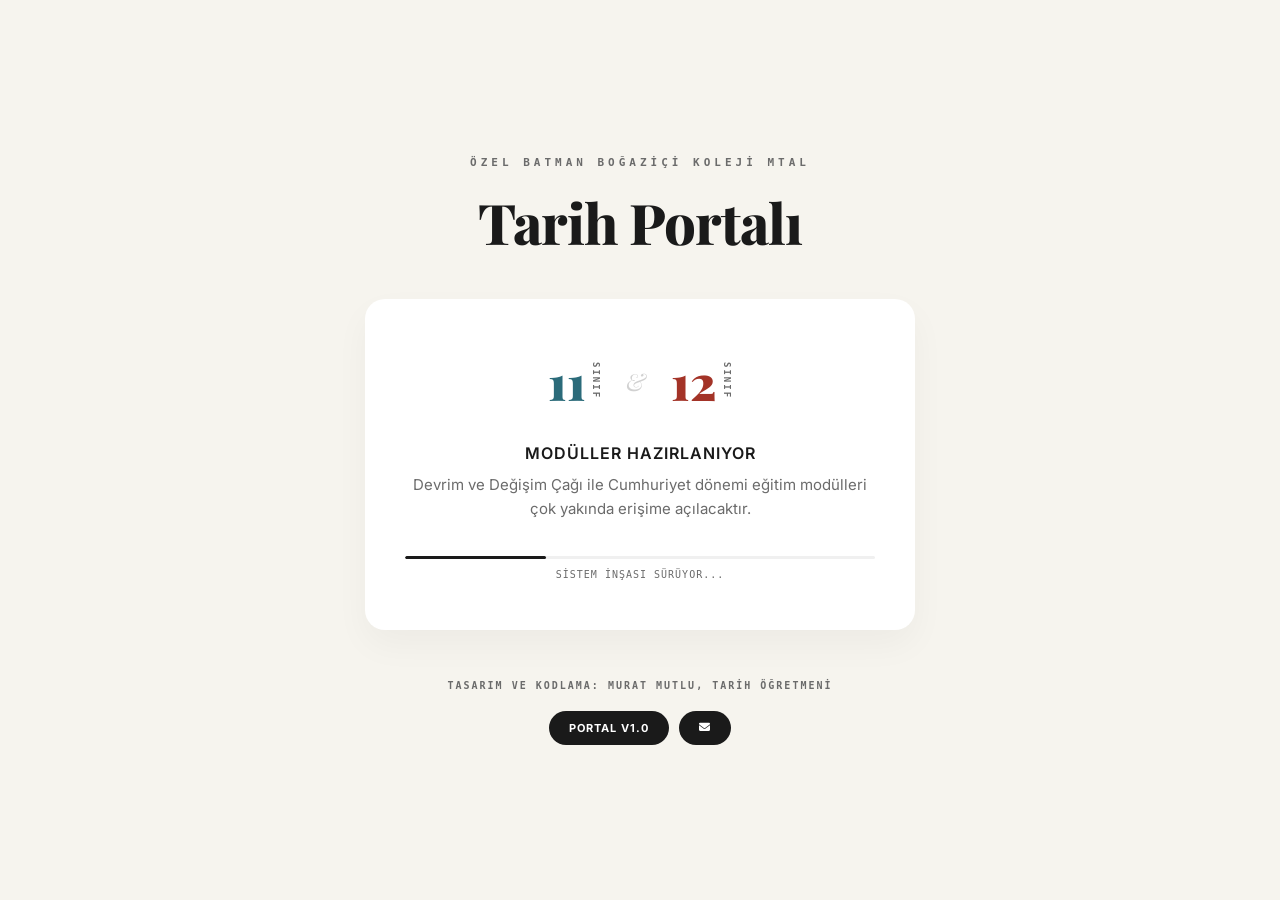
<file: coming.html>
<!DOCTYPE html>
<html lang="tr">
<head>
    <meta charset="UTF-8">
    <meta name="viewport" content="width=device-width, initial-scale=1.0">
    <title>Çok Yakında | Boğaziçi Koleji Tarih Portalı</title>
    
    <link href="https://fonts.googleapis.com/css2?family=Playfair+Display:wght@700;800;900&family=Inter:wght@400;500;600&display=swap" rel="stylesheet">
    <link rel="stylesheet" href="https://cdnjs.cloudflare.com/ajax/libs/font-awesome/6.4.0/css/all.min.css">
    
    <style>
        :root {
            /* Ana Sayfa (Mihenk Taşı) Renk Paleti */
            --bg-paper: #F6F4EE; /* Fildişi / Krem Arka Plan */
            --card-white: #FFFFFF;
            --text-dark: #1A1A1A;
            --text-muted: #6B6B6B;
            --accent-11: #2B6B7A; /* 11. Sınıf Petrol Mavisi */
            --accent-12: #A33327; /* 12. Sınıf Kiremit Kırmızısı */
            --btn-dark: #1A1A1A;
        }

        * {
            margin: 0;
            padding: 0;
            box-sizing: border-box;
        }

        body {
            background-color: var(--bg-paper);
            color: var(--text-dark);
            font-family: 'Inter', sans-serif;
            min-height: 100vh;
            display: flex;
            flex-direction: column;
            justify-content: center;
            align-items: center;
            padding: 20px;
        }

        /* --- Üst Başlık Grubu (Ana Sayfadaki Gibi) --- */
        .header-group {
            text-align: center;
            margin-bottom: 40px;
        }

        .school-name {
            font-family: monospace; /* Daktilo / Kodlama hissi */
            font-size: 11px;
            letter-spacing: 4px;
            color: var(--text-muted);
            text-transform: uppercase;
            margin-bottom: 15px;
            font-weight: 600;
        }

        .main-title {
            font-family: 'Playfair Display', serif;
            font-size: 56px;
            font-weight: 800;
            color: var(--text-dark);
            letter-spacing: -1px;
        }

        /* --- Ana Beyaz Kart --- */
        .coming-card {
            background-color: var(--card-white);
            border-radius: 20px;
            box-shadow: 0 15px 35px rgba(0, 0, 0, 0.04);
            padding: 50px 40px;
            max-width: 550px;
            width: 100%;
            text-align: center;
            animation: slideUp 0.8s cubic-bezier(0.2, 0.8, 0.2, 1) forwards;
        }

        @keyframes slideUp {
            from { opacity: 0; transform: translateY(20px); }
            to { opacity: 1; transform: translateY(0); }
        }

        /* Ana Sayfadaki Dikey "SINIF" Tasarımına Atıf */
        .grade-badges {
            display: flex;
            justify-content: center;
            align-items: center;
            gap: 25px;
            margin-bottom: 30px;
        }

        .grade-item {
            display: flex;
            align-items: center;
            gap: 5px;
        }

        .grade-num {
            font-family: 'Playfair Display', serif;
            font-size: 48px;
            font-weight: 900;
        }

        .grade-num.blue { color: var(--accent-11); }
        .grade-num.red { color: var(--accent-12); }

        .grade-text {
            font-family: monospace;
            font-size: 9px;
            color: var(--text-muted);
            writing-mode: vertical-rl;
            text-orientation: mixed;
            letter-spacing: 2px;
            font-weight: 600;
        }

        .divider-amp {
            font-family: 'Playfair Display', serif;
            font-size: 24px;
            color: #D1D1D1;
            font-style: italic;
        }

        .card-title {
            font-size: 16px;
            font-weight: 600;
            color: var(--text-dark);
            margin-bottom: 10px;
            letter-spacing: 1px;
            text-transform: uppercase;
        }

        .card-desc {
            font-size: 15px;
            color: var(--text-muted);
            line-height: 1.6;
            margin-bottom: 35px;
        }

        /* Zarif Yüklenme Çubuğu */
        .loader-container {
            width: 100%;
            height: 3px;
            background-color: #F0F0F0;
            border-radius: 3px;
            overflow: hidden;
            margin-bottom: 10px;
            position: relative;
        }

        .loader-bar {
            height: 100%;
            width: 30%;
            background-color: var(--text-dark);
            border-radius: 3px;
            animation: loading 2s infinite ease-in-out alternate;
        }

        @keyframes loading {
            0% { width: 10%; transform: translateX(0); }
            100% { width: 40%; transform: translateX(250%); }
        }

        .loader-text {
            font-family: monospace;
            font-size: 10px;
            color: var(--text-muted);
            letter-spacing: 1px;
            text-transform: uppercase;
        }

        /* --- En Alt İmza ve Butonlar (Ana Sayfadaki Gibi) --- */
        .footer-section {
            margin-top: 50px;
            text-align: center;
        }

        .signature {
            font-family: monospace;
            font-size: 10px;
            letter-spacing: 2px;
            color: var(--text-muted);
            text-transform: uppercase;
            margin-bottom: 20px;
            font-weight: 600;
        }

        .pill-buttons {
            display: flex;
            justify-content: center;
            gap: 10px;
        }

        .btn-pill {
            background-color: var(--btn-dark);
            color: #FFFFFF;
            padding: 10px 20px;
            border-radius: 30px;
            font-family: 'Inter', sans-serif;
            font-size: 11px;
            font-weight: 700;
            letter-spacing: 1px;
            text-transform: uppercase;
            text-decoration: none;
            display: inline-flex;
            align-items: center;
            gap: 8px;
            border: none;
            cursor: pointer;
            transition: transform 0.2s, box-shadow 0.2s;
        }

        .btn-pill:hover {
            transform: translateY(-2px);
            box-shadow: 0 5px 15px rgba(0,0,0,0.15);
        }

        @media (max-width: 600px) {
            .main-title { font-size: 42px; }
            .coming-card { padding: 40px 25px; }
            .grade-num { font-size: 38px; }
            .school-name { font-size: 9px; letter-spacing: 2px; }
        }
    </style>
</head>
<body>

    <div class="header-group">
        <div class="school-name">Özel Batman Boğaziçi Koleji MTAL</div>
        <h1 class="main-title">Tarih Portalı</h1>
    </div>

    <div class="coming-card">
        
        <div class="grade-badges">
            <div class="grade-item">
                <span class="grade-num blue">11</span>
                <span class="grade-text">SINIF</span>
            </div>
            <span class="divider-amp">&amp;</span>
            <div class="grade-item">
                <span class="grade-num red">12</span>
                <span class="grade-text">SINIF</span>
            </div>
        </div>

        <div class="card-title">Modüller Hazırlanıyor</div>
        <p class="card-desc">Devrim ve Değişim Çağı ile Cumhuriyet dönemi eğitim modülleri çok yakında erişime açılacaktır.</p>

        <div class="loader-container">
            <div class="loader-bar"></div>
        </div>
        <div class="loader-text">Sistem İnşası Sürüyor...</div>

    </div>

    <div class="footer-section">
        <div class="signature">Tasarım ve Kodlama: Murat Mutlu, Tarih Öğretmeni</div>
        <div class="pill-buttons">
            <a href="index.html" class="btn-pill">Portal V1.0</a>
            <a href="mailto:murat@kirkyama.uk" class="btn-pill">
                <i class="fa-solid fa-envelope"></i>
            </a>
        </div>
    </div>

</body>
</html>
</file>
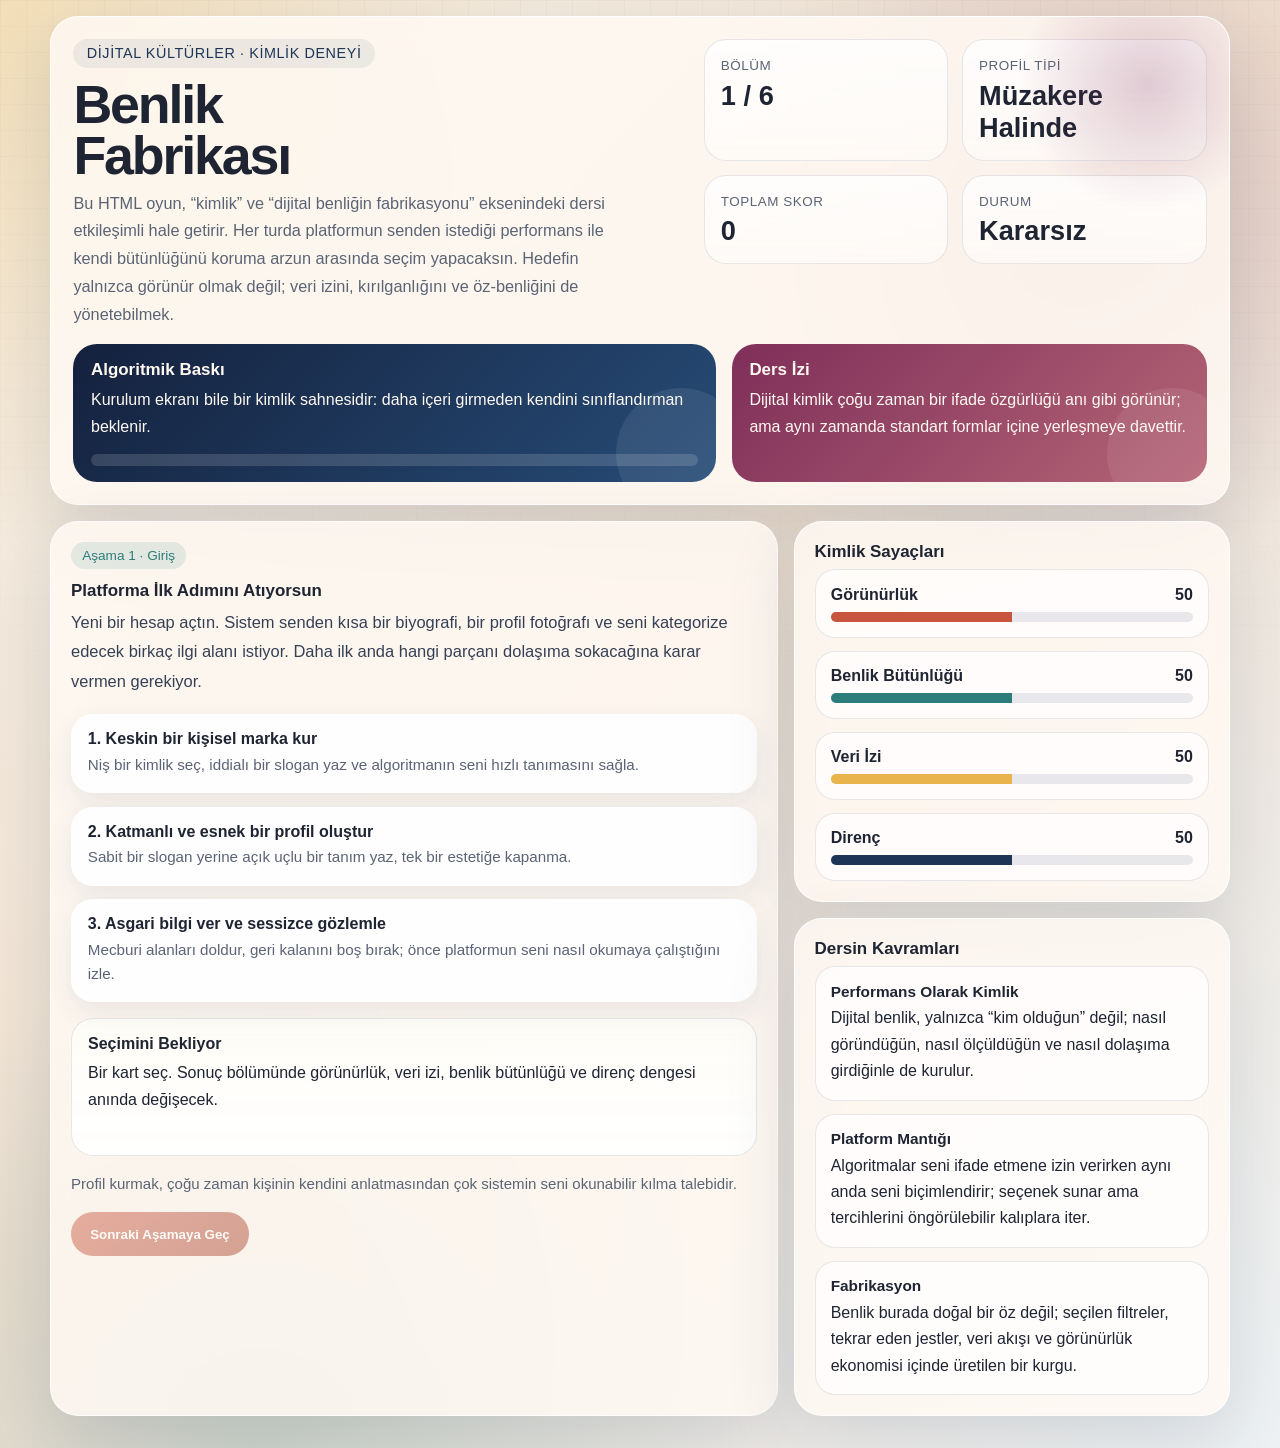
<file: kimlik.html>
<!DOCTYPE html>
<html lang="tr">
<head>
  <meta charset="UTF-8">
  <meta name="viewport" content="width=device-width, initial-scale=1.0">
  <title>Benlik Fabrikası</title>
  <style>
    :root {
      --bg: #f4efe7;
      --paper: rgba(255, 250, 244, 0.84);
      --ink: #1e2432;
      --muted: #5b6475;
      --plum: #7f2f59;
      --brick: #c8553d;
      --amber: #e9b44c;
      --teal: #2d7d7a;
      --navy: #1d3557;
      --line: rgba(30, 36, 50, 0.1);
      --shadow: 0 24px 70px rgba(29, 53, 87, 0.14);
    }

    * {
      box-sizing: border-box;
    }

    body {
      margin: 0;
      min-height: 100vh;
      font-family: "Avenir Next", "Segoe UI", sans-serif;
      color: var(--ink);
      background:
        radial-gradient(circle at top left, rgba(233, 180, 76, 0.3), transparent 28%),
        radial-gradient(circle at 85% 15%, rgba(127, 47, 89, 0.18), transparent 22%),
        radial-gradient(circle at 20% 100%, rgba(45, 125, 122, 0.17), transparent 28%),
        linear-gradient(135deg, #f7f1e7 0%, #f0e1d1 48%, #eef2f4 100%);
      overflow-x: hidden;
    }

    body::before {
      content: "";
      position: fixed;
      inset: 0;
      pointer-events: none;
      background-image:
        linear-gradient(rgba(30, 36, 50, 0.03) 1px, transparent 1px),
        linear-gradient(90deg, rgba(30, 36, 50, 0.03) 1px, transparent 1px);
      background-size: 26px 26px;
      mask-image: linear-gradient(180deg, rgba(0, 0, 0, 0.7), transparent);
    }

    .app {
      width: min(1180px, calc(100% - 1.4rem));
      margin: 1rem auto 2rem;
      position: relative;
      z-index: 1;
      display: grid;
      gap: 1rem;
    }

    .panel,
    .hero {
      background: var(--paper);
      border: 1px solid rgba(255, 255, 255, 0.8);
      box-shadow: var(--shadow);
      backdrop-filter: blur(18px);
      border-radius: 28px;
    }

    .hero {
      overflow: hidden;
      position: relative;
      padding: 1.4rem;
    }

    .hero::after {
      content: "";
      position: absolute;
      right: -3rem;
      top: -4rem;
      width: 260px;
      height: 260px;
      background: radial-gradient(circle, rgba(127, 47, 89, 0.24), transparent 70%);
      border-radius: 50%;
    }

    .hero-top {
      display: grid;
      grid-template-columns: 1.1fr 0.9fr;
      gap: 1rem;
      align-items: start;
    }

    .eyebrow {
      display: inline-flex;
      align-items: center;
      gap: 0.5rem;
      padding: 0.38rem 0.84rem;
      border-radius: 999px;
      background: rgba(29, 53, 87, 0.08);
      color: var(--navy);
      font-size: 0.9rem;
      letter-spacing: 0.04em;
      text-transform: uppercase;
    }

    h1 {
      margin: 0.7rem 0 0.55rem;
      font-size: clamp(2.2rem, 4.2vw, 4.6rem);
      line-height: 0.95;
      max-width: 10ch;
      letter-spacing: -0.04em;
    }

    .hero-copy {
      margin: 0;
      max-width: 62ch;
      line-height: 1.7;
      font-size: 1.02rem;
      color: var(--muted);
    }

    .stat-grid {
      display: grid;
      grid-template-columns: repeat(2, minmax(140px, 1fr));
      gap: 0.85rem;
    }

    .stat-card {
      padding: 1rem;
      border-radius: 22px;
      background: linear-gradient(180deg, rgba(255, 255, 255, 0.8), rgba(255, 255, 255, 0.5));
      border: 1px solid var(--line);
    }

    .stat-card span {
      font-size: 0.84rem;
      color: var(--muted);
      text-transform: uppercase;
      letter-spacing: 0.04em;
    }

    .stat-card strong {
      display: block;
      margin-top: 0.35rem;
      font-size: 1.7rem;
    }

    .hero-bottom {
      display: grid;
      grid-template-columns: 1.15fr 0.85fr;
      gap: 1rem;
      margin-top: 1rem;
    }

    .signal,
    .manifesto {
      border-radius: 24px;
      padding: 1rem 1.1rem;
      color: #fff9f2;
      position: relative;
      overflow: hidden;
    }

    .signal {
      background: linear-gradient(135deg, #14213d, #274c77);
    }

    .manifesto {
      background: linear-gradient(135deg, #7f2f59, #b56576);
    }

    .signal::after,
    .manifesto::after {
      content: "";
      position: absolute;
      right: -30px;
      bottom: -36px;
      width: 130px;
      height: 130px;
      border-radius: 50%;
      background: rgba(255, 255, 255, 0.08);
    }

    .signal h2,
    .manifesto h2,
    .panel h2 {
      margin: 0 0 0.45rem;
      font-size: 1.06rem;
    }

    .signal p,
    .manifesto p,
    .result-box p,
    .theory-card p {
      margin: 0;
      line-height: 1.65;
    }

    .progress-track {
      margin-top: 0.85rem;
      height: 12px;
      background: rgba(255, 255, 255, 0.14);
      border-radius: 999px;
      overflow: hidden;
    }

    .progress-fill {
      height: 100%;
      width: 0%;
      background: linear-gradient(90deg, #e9b44c, #ffd98b);
      transition: width 0.35s ease;
    }

    .layout {
      display: grid;
      grid-template-columns: 1.25fr 0.75fr;
      gap: 1rem;
    }

    .panel {
      padding: 1.25rem;
    }

    .step-tag {
      display: inline-flex;
      align-items: center;
      gap: 0.45rem;
      padding: 0.36rem 0.7rem;
      border-radius: 999px;
      background: rgba(45, 125, 122, 0.12);
      color: var(--teal);
      font-size: 0.85rem;
      margin-bottom: 0.85rem;
    }

    .scenario-title {
      margin: 0 0 0.7rem;
      font-size: clamp(1.5rem, 2.6vw, 2.3rem);
      line-height: 1.08;
    }

    .scenario-body {
      margin: 0;
      font-size: 1.03rem;
      line-height: 1.8;
      color: #364055;
    }

    .choices {
      display: grid;
      gap: 0.85rem;
      margin-top: 1.1rem;
    }

    .choice {
      width: 100%;
      border: 0;
      border-radius: 22px;
      text-align: left;
      padding: 1rem 1rem 1rem 1.05rem;
      background: rgba(255, 255, 255, 0.92);
      box-shadow: 0 12px 28px rgba(29, 53, 87, 0.08);
      cursor: pointer;
      transition: transform 0.22s ease, box-shadow 0.22s ease, background 0.22s ease;
    }

    .choice:hover,
    .choice:focus-visible {
      transform: translateY(-2px);
      box-shadow: 0 18px 32px rgba(29, 53, 87, 0.12);
      background: #fffdf8;
      outline: none;
    }

    .choice:disabled {
      cursor: default;
      opacity: 0.72;
    }

    .choice-title {
      display: block;
      font-weight: 800;
      font-size: 1rem;
      margin-bottom: 0.28rem;
      color: var(--ink);
    }

    .choice-copy {
      display: block;
      color: var(--muted);
      line-height: 1.6;
      font-size: 0.95rem;
    }

    .result-box {
      margin-top: 1rem;
      min-height: 138px;
      border-radius: 22px;
      padding: 1rem;
      background: linear-gradient(180deg, rgba(255, 253, 248, 0.85), rgba(255, 255, 255, 0.95));
      border: 1px solid var(--line);
    }

    .result-box.good {
      background: linear-gradient(180deg, rgba(45, 125, 122, 0.14), rgba(255, 255, 255, 0.95));
      border-color: rgba(45, 125, 122, 0.26);
    }

    .result-box.warn {
      background: linear-gradient(180deg, rgba(200, 85, 61, 0.13), rgba(255, 255, 255, 0.95));
      border-color: rgba(200, 85, 61, 0.25);
    }

    .result-box h3 {
      margin: 0 0 0.45rem;
      font-size: 1rem;
    }

    .action-row {
      margin-top: 1rem;
      display: flex;
      align-items: center;
      justify-content: space-between;
      gap: 1rem;
      flex-wrap: wrap;
    }

    .primary-btn,
    .secondary-btn {
      border: 0;
      border-radius: 999px;
      padding: 0.9rem 1.2rem;
      font-weight: 800;
      cursor: pointer;
      transition: transform 0.2s ease, box-shadow 0.2s ease;
    }

    .primary-btn {
      background: linear-gradient(135deg, var(--brick), #a83b25);
      color: white;
      box-shadow: 0 14px 24px rgba(168, 59, 37, 0.24);
    }

    .secondary-btn {
      background: rgba(29, 53, 87, 0.08);
      color: var(--navy);
    }

    .primary-btn:hover,
    .secondary-btn:hover,
    .primary-btn:focus-visible,
    .secondary-btn:focus-visible {
      transform: translateY(-2px);
      outline: none;
    }

    .primary-btn:disabled {
      opacity: 0.45;
      box-shadow: none;
      cursor: not-allowed;
      transform: none;
    }

    .meta-text {
      color: var(--muted);
      font-size: 0.94rem;
      line-height: 1.6;
    }

    .sidebar {
      display: grid;
      gap: 1rem;
    }

    .meter-list,
    .theory-list,
    .log-list {
      display: grid;
      gap: 0.8rem;
    }

    .meter-card,
    .theory-card,
    .log-item {
      border-radius: 20px;
      padding: 0.95rem;
      background: rgba(255, 255, 255, 0.72);
      border: 1px solid var(--line);
    }

    .meter-head {
      display: flex;
      justify-content: space-between;
      gap: 0.8rem;
      margin-bottom: 0.5rem;
      font-weight: 700;
    }

    .meter-track {
      height: 10px;
      border-radius: 999px;
      overflow: hidden;
      background: rgba(29, 53, 87, 0.1);
    }

    .meter-fill {
      height: 100%;
      transition: width 0.35s ease;
    }

    .theory-card strong,
    .log-item strong {
      display: block;
      margin-bottom: 0.3rem;
      font-size: 0.96rem;
    }

    .log-item p {
      margin: 0;
      color: var(--muted);
      line-height: 1.55;
      font-size: 0.92rem;
    }

    .ending {
      display: none;
      gap: 1rem;
    }

    .ending.active {
      display: grid;
    }

    .ending-grid {
      display: grid;
      grid-template-columns: 1fr 1fr;
      gap: 0.9rem;
    }

    .ending-card {
      border-radius: 22px;
      padding: 1.05rem;
      background: linear-gradient(145deg, rgba(233, 180, 76, 0.16), rgba(255, 255, 255, 0.95));
      border: 1px solid var(--line);
    }

    .footer-note {
      font-size: 0.92rem;
      color: var(--muted);
    }

    @media (max-width: 920px) {
      .hero-top,
      .hero-bottom,
      .layout,
      .ending-grid {
        grid-template-columns: 1fr;
      }
    }

    @media (max-width: 640px) {
      .app {
        width: min(100% - 0.8rem, 1180px);
      }

      .hero,
      .panel {
        padding: 1rem;
        border-radius: 22px;
      }

      .stat-grid {
        grid-template-columns: 1fr 1fr;
      }

      .action-row {
        align-items: stretch;
      }

      .primary-btn,
      .secondary-btn {
        width: 100%;
      }
    }
  </style>
</head>
<body>
  <main class="app">
    <section class="hero">
      <div class="hero-top">
        <div>
          <span class="eyebrow">Dijital Kültürler · Kimlik Deneyi</span>
          <h1>Benlik Fabrikası</h1>
          <p class="hero-copy">
            Bu HTML oyun, “kimlik” ve “dijital benliğin fabrikasyonu” eksenindeki dersi etkileşimli hale getirir.
            Her turda platformun senden istediği performans ile kendi bütünlüğünü koruma arzun arasında seçim yapacaksın.
            Hedefin yalnızca görünür olmak değil; veri izini, kırılganlığını ve öz-benliğini de yönetebilmek.
          </p>
        </div>

        <div class="stat-grid">
          <article class="stat-card">
            <span>Bölüm</span>
            <strong id="stageCounter">1 / 6</strong>
          </article>
          <article class="stat-card">
            <span>Profil Tipi</span>
            <strong id="personaLabel">Taslak Benlik</strong>
          </article>
          <article class="stat-card">
            <span>Toplam Skor</span>
            <strong id="scoreValue">0</strong>
          </article>
          <article class="stat-card">
            <span>Durum</span>
            <strong id="moodValue">Kararsız</strong>
          </article>
        </div>
      </div>

      <div class="hero-bottom">
        <section class="signal">
          <h2>Algoritmik Baskı</h2>
          <p id="stageSummary">Platform sana ilk soruyu yöneltiyor: görünür olmak için ne kadarını paketleyeceksin?</p>
          <div class="progress-track" aria-hidden="true">
            <div class="progress-fill" id="progressFill"></div>
          </div>
        </section>

        <section class="manifesto">
          <h2>Ders İzi</h2>
          <p id="conceptHint">Kimlik burada sabit bir öz değil; dolaşıma sokulan, optimize edilen ve sürekli yeniden kurulan bir performans alanı.</p>
        </section>
      </div>
    </section>

    <section class="layout">
      <section class="panel">
        <div id="playScreen">
          <span class="step-tag" id="stepTag">Aşama 1 · Giriş</span>
          <h2 class="scenario-title" id="scenarioTitle"></h2>
          <p class="scenario-body" id="scenarioBody"></p>

          <div class="choices" id="choices"></div>

          <div class="result-box" id="resultBox">
            <h3>Seçimini Bekliyor</h3>
            <p>Bir kart seç. Sonuç bölümünde görünürlük, veri izi, benlik bütünlüğü ve direnç dengesi anında değişecek.</p>
          </div>

          <div class="action-row">
            <span class="meta-text" id="microReflection">Dijital kültürde her seçim, aynı anda bir ifade biçimi ve bir ölçülebilir veri üretir.</span>
            <button class="primary-btn" id="nextButton" disabled>Sonraki Aşamaya Geç</button>
          </div>
        </div>

        <div class="ending" id="endingScreen">
          <div class="ending-card">
            <span class="step-tag">Final · Benlik Raporu</span>
            <h2 class="scenario-title" id="endingTitle">Sonuç</h2>
            <p class="scenario-body" id="endingBody"></p>
          </div>

          <div class="ending-grid">
            <article class="ending-card">
              <h2>Okuma Anahtarı</h2>
              <p id="endingTheory"></p>
            </article>
            <article class="ending-card">
              <h2>Son Sayaçlar</h2>
              <div class="log-list" id="finalStats"></div>
            </article>
          </div>

          <div class="ending-card">
            <h2>Yolculuk Günlüğü</h2>
            <div class="log-list" id="journeyLog"></div>
          </div>

          <div class="action-row">
            <span class="footer-note">İstersen aynı dersi bu kez başka bir stratejiyle oynayıp tamamen farklı bir dijital persona üretebilirsin.</span>
            <button class="secondary-btn" id="restartButton">Baştan Oyna</button>
          </div>
        </div>
      </section>

      <aside class="sidebar">
        <section class="panel">
          <h2>Kimlik Sayaçları</h2>
          <div class="meter-list">
            <article class="meter-card">
              <div class="meter-head">
                <span>Görünürlük</span>
                <span id="visibilityValue">50</span>
              </div>
              <div class="meter-track"><div class="meter-fill" id="visibilityBar" style="background:#c8553d;"></div></div>
            </article>
            <article class="meter-card">
              <div class="meter-head">
                <span>Benlik Bütünlüğü</span>
                <span id="integrityValue">50</span>
              </div>
              <div class="meter-track"><div class="meter-fill" id="integrityBar" style="background:#2d7d7a;"></div></div>
            </article>
            <article class="meter-card">
              <div class="meter-head">
                <span>Veri İzi</span>
                <span id="dataValue">50</span>
              </div>
              <div class="meter-track"><div class="meter-fill" id="dataBar" style="background:#e9b44c;"></div></div>
            </article>
            <article class="meter-card">
              <div class="meter-head">
                <span>Direnç</span>
                <span id="resistanceValue">50</span>
              </div>
              <div class="meter-track"><div class="meter-fill" id="resistanceBar" style="background:#1d3557;"></div></div>
            </article>
          </div>
        </section>

        <section class="panel">
          <h2>Dersin Kavramları</h2>
          <div class="theory-list">
            <article class="theory-card">
              <strong>Performans Olarak Kimlik</strong>
              <p>Dijital benlik, yalnızca “kim olduğun” değil; nasıl göründüğün, nasıl ölçüldüğün ve nasıl dolaşıma girdiğinle de kurulur.</p>
            </article>
            <article class="theory-card">
              <strong>Platform Mantığı</strong>
              <p>Algoritmalar seni ifade etmene izin verirken aynı anda seni biçimlendirir; seçenek sunar ama tercihlerini öngörülebilir kalıplara iter.</p>
            </article>
            <article class="theory-card">
              <strong>Fabrikasyon</strong>
              <p>Benlik burada doğal bir öz değil; seçilen filtreler, tekrar eden jestler, veri akışı ve görünürlük ekonomisi içinde üretilen bir kurgu.</p>
            </article>
          </div>
        </section>
      </aside>
    </section>
  </main>

  <script>
    const scenarios = [
      {
        tag: "Aşama 1 · Giriş",
        title: "Platforma İlk Adımını Atıyorsun",
        body: "Yeni bir hesap açtın. Sistem senden kısa bir biyografi, bir profil fotoğrafı ve seni kategorize edecek birkaç ilgi alanı istiyor. Daha ilk anda hangi parçanı dolaşıma sokacağına karar vermen gerekiyor.",
        stageSummary: "Kurulum ekranı bile bir kimlik sahnesidir: daha içeri girmeden kendini sınıflandırman beklenir.",
        conceptHint: "Dijital kimlik çoğu zaman bir ifade özgürlüğü anı gibi görünür; ama aynı zamanda standart formlar içine yerleşmeye davettir.",
        reflection: "Profil kurmak, çoğu zaman kişinin kendini anlatmasından çok sistemin seni okunabilir kılma talebidir.",
        choices: [
          {
            title: "Keskin bir kişisel marka kur",
            text: "Niş bir kimlik seç, iddialı bir slogan yaz ve algoritmanın seni hızlı tanımasını sağla.",
            effect: { visibility: 18, integrity: -8, data: 12, resistance: -6, score: 15 },
            tone: "warn",
            resultTitle: "Parlak ama dar bir giriş",
            resultText: "Hızla görünür oldun; fakat sistem seni tekil bir özne olarak değil, kolay etiketlenebilir bir kategori olarak işlemeye başladı."
          },
          {
            title: "Katmanlı ve esnek bir profil oluştur",
            text: "Sabit bir slogan yerine açık uçlu bir tanım yaz, tek bir estetiğe kapanma.",
            effect: { visibility: 8, integrity: 14, data: 4, resistance: 10, score: 18 },
            tone: "good",
            resultTitle: "Daha yavaş ama daha geniş bir alan",
            resultText: "Algoritma seni hemen paketleyemedi; bu da görünürlüğü biraz yavaşlattı ama hareket alanını artırdı."
          },
          {
            title: "Asgari bilgi ver ve sessizce gözlemle",
            text: "Mecburi alanları doldur, geri kalanını boş bırak; önce platformun seni nasıl okumaya çalıştığını izle.",
            effect: { visibility: -4, integrity: 10, data: -10, resistance: 16, score: 12 },
            tone: "good",
            resultTitle: "Düşük profil, yüksek farkındalık",
            resultText: "Daha az veri bıraktın. Az görünür oldun ama oyunun kurallarını gözlemlemek için kendine zaman kazandırdın."
          }
        ]
      },
      {
        tag: "Aşama 2 · Estetik Baskı",
        title: "Akışın Ritmine Uyum Baskısı",
        body: "Platformdaki popüler görsel dil çok net: belirli pozlar, belirli renkler, belirli cümle ritimleri. Kendi üslubunu korumak mı, trendin biçimine yaklaşmak mı?",
        stageSummary: "Görünürlük ekonomisi, yalnızca ne söylediğine değil nasıl paketlediğine de karar verir.",
        conceptHint: "Kimliğin fabrikasyonu çoğu zaman içerikten önce biçimde başlar: tekrar eden estetikler, kendini tanımlamanın sessiz kalıpları olur.",
        reflection: "Trendler, aidiyet hissi üretir; fakat aynı anda farklılık vaat eden benlikleri birbirine benzetir.",
        choices: [
          {
            title: "Trend estetiği bütünüyle benimse",
            text: "Akışta ne çalışıyorsa onu kopyala; ses tonundan görsel diline kadar kusursuz uyum sağla.",
            effect: { visibility: 16, integrity: -12, data: 10, resistance: -10, score: 14 },
            tone: "warn",
            resultTitle: "Akış seni sevdi",
            resultText: "Etkileşim arttı. Ancak seni farklı kılan öğeler silikleşti; persona, akışın güvenli kalıbına dönüştü."
          },
          {
            title: "Trendin dilini kır ve dönüştür",
            text: "Popüler formatları kullan ama onları ironik, eleştirel ya da beklenmedik bir anlatımla yeniden kur.",
            effect: { visibility: 10, integrity: 12, data: 6, resistance: 8, score: 20 },
            tone: "good",
            resultTitle: "Biçimi kullandın, teslim olmadın",
            resultText: "Sistemin diline girdin ama tamamen çözünmedin. Görünürlük ile ifade alanı arasında daha dengeli bir rota kurdun."
          },
          {
            title: "Kendi ritmini koru",
            text: "Yavaş, kişisel ve platform estetiğine meydan okuyan bir dil seç.",
            effect: { visibility: -6, integrity: 16, data: -2, resistance: 14, score: 16 },
            tone: "good",
            resultTitle: "Düşük hız, yüksek özgünlük",
            resultText: "İzleyici kitlen daha dar kaldı; ama söylem biçimin daha az kolonize oldu."
          }
        ]
      },
      {
        tag: "Aşama 3 · Ölçüm Rejimi",
        title: "Beğeni, Kaydetme, İzlenme: Hepsi Sana Bakıyor",
        body: "Paylaşımların altındaki metrikler giderek merkezi hale geliyor. İçerik üretirken kendini ifade etmekten çok hangi davranışın daha iyi performans vereceğini düşünmeye başlıyorsun.",
        stageSummary: "Metrikler yalnızca sonuç ölçmez; davranışı ve öz-algıyı biçimlendirir.",
        conceptHint: "Dijital benlik, başkalarının bakışı kadar paneldeki sayısal geri bildirimlerle de kurulur.",
        reflection: "Ölçüm kültürü, öznenin kendine dışarıdan bakmasını öğretir.",
        choices: [
          {
            title: "Tam veri odaklı üret",
            text: "Hangi içerik daha çok kazandırıyorsa onu tekrarla; kendini analitik panelin önerilerine bırak.",
            effect: { visibility: 20, integrity: -14, data: 18, resistance: -12, score: 13 },
            tone: "warn",
            resultTitle: "Optimizasyon yükseldi",
            resultText: "Başarı grafiğin fırladı; ama benliğin giderek bir A/B testine benzemeye başladı."
          },
          {
            title: "Metrikleri takip et ama merkez yapma",
            text: "Veriyi bilgi olarak kullan, kimliğinin tek otoritesi haline getirme.",
            effect: { visibility: 10, integrity: 10, data: 8, resistance: 8, score: 19 },
            tone: "good",
            resultTitle: "Ölçüyü araçta tuttun",
            resultText: "Sayılardan haberdarsın ama onlara teslim değilsin; bu da platformla ilişkini biraz daha müzakereye açık kılıyor."
          },
          {
            title: "Metrik görünürlüğünü azalt",
            text: "Kararlarını sayısal geri bildirimden koparmak için daha az kontrol et, daha az karşılaştır.",
            effect: { visibility: -4, integrity: 14, data: -6, resistance: 16, score: 17 },
            tone: "good",
            resultTitle: "Sayılardan geri çekildin",
            resultText: "Performans takıntısı azaldı. Yavaşladın ama kendi sesini duyma kapasiten güçlendi."
          }
        ]
      },
      {
        tag: "Aşama 4 · Yakınlık Ekonomisi",
        title: "Samimiyet de Bir İçerik Formatına Dönüşüyor",
        body: "Takipçiler daha çok 'gerçek sen'i görmek istiyor. Günlük hayatını, kırılgan anlarını ve özel ilişkilerini paylaşman görünürlüğü artırabilir. Fakat mahremiyet sınırın bulanıklaşıyor.",
        stageSummary: "Platform, özgünlük ve samimiyet talebini de dolaşıma sokulabilir bir forma çevirebilir.",
        conceptHint: "Dijital kültürde otantiklik bile üretilebilir, düzenlenebilir ve pazarlanabilir bir estetik olabilir.",
        reflection: "Samimiyetin metalaştığı yerde 'gerçeklik' hissi, çoğu zaman stratejik bir performansa dönüşür.",
        choices: [
          {
            title: "Mahrem olanı görünür kıl",
            text: "Yakın ilişkilerini, kırılgan anlarını ve gündelik hayatını düzenli biçimde paylaş.",
            effect: { visibility: 18, integrity: -10, data: 16, resistance: -12, score: 12 },
            tone: "warn",
            resultTitle: "Yakınlık içerikleşti",
            resultText: "Takipçiler seni daha 'gerçek' buldu; fakat sistem mahremiyetini yüksek etkileşimli hammaddelere çevirdi."
          },
          {
            title: "Sınırları olan bir açıklık kur",
            text: "Kırılganlık göstereceğin anları sen seç; her şey erişilebilir olmasın.",
            effect: { visibility: 10, integrity: 14, data: 4, resistance: 10, score: 21 },
            tone: "good",
            resultTitle: "Samimiyetin ritmini sen kurdun",
            resultText: "Yakınlık sundun ama teslim olmadın. Otantiklik, stratejik açıklık ve sınır arasında dengelendi."
          },
          {
            title: "Kişisel alanı belirgin koru",
            text: "İçerik ile özel yaşam arasında net duvarlar ör; mesafeyi üretimin bir ilkesi yap.",
            effect: { visibility: -6, integrity: 16, data: -8, resistance: 18, score: 18 },
            tone: "good",
            resultTitle: "Mesafe bir güç oldu",
            resultText: "Daha az merak uyandırdın ama kendini sürekli teşhir etme baskısını sınırlandırdın."
          }
        ]
      },
      {
        tag: "Aşama 5 · Kriz Anı",
        title: "Bir Paylaşımın Tepki Çekti",
        body: "Bağlamından koparılan bir paylaşımın dolaşıma girdi. Bir kesim özür bekliyor, bir kesim seni savunuyor, platform ise etkileşimi büyütüyor. Krizle nasıl baş edeceksin?",
        stageSummary: "Dijital kimlik, yalnızca senin kurduğun bir şey değil; başkalarının seni yeniden yazdığı anlarda da şekillenir.",
        conceptHint: "Ağlarda kimlik sabit kalmaz; yorum, alıntı ve yeniden çerçeveleme süreçlerinde sürekli müzakere edilir.",
        reflection: "Kriz anı, platformun görünürlük mantığını en çıplak haliyle açığa çıkarır: çatışma, çoğu zaman dolaşımı büyütür.",
        choices: [
          {
            title: "Hemen yeni bir performans üret",
            text: "Kriz diline uy, seri açıklamalar yap ve anlatıyı algoritmanın hızında geri kazanmaya çalış.",
            effect: { visibility: 14, integrity: -8, data: 14, resistance: -8, score: 11 },
            tone: "warn",
            resultTitle: "Kriz içerik döngüsüne girdi",
            resultText: "Anlatı üzerinde kısmi kontrol kurdun ama aynı anda krizi daha fazla görünür malzemeye dönüştürdün."
          },
          {
            title: "Bağlam ver, sonra geri çekil",
            text: "Tek bir açık açıklama yap, sınır koy ve algoritmik kışkırtmaya sürekli malzeme verme.",
            effect: { visibility: 6, integrity: 12, data: 0, resistance: 14, score: 20 },
            tone: "good",
            resultTitle: "Hız yerine çerçeve kurdun",
            resultText: "Kriz bitmedi ama ritmini sen belirledin. Kendi benliğini sonsuz tepki döngüsüne bırakmadın."
          },
          {
            title: "Toplulukla dayanışma kur",
            text: "Bireysel savunma yerine seni bağlam içinde anlayan insanlarla kolektif bir zemin üret.",
            effect: { visibility: 4, integrity: 14, data: -4, resistance: 18, score: 22 },
            tone: "good",
            resultTitle: "Kolektif kalkan inşa edildi",
            resultText: "Kimliğini tek başına savunulacak bir marka olmaktan çıkarıp ilişkisel bir zemine taşıdın."
          }
        ]
      },
      {
        tag: "Aşama 6 · Çıkış Sorusu",
        title: "Sistem İçinde Kalmak mı, Sistemi Dönüştürmek mi?",
        body: "Artık oyunun kurallarını biliyorsun. Önünde son karar var: mevcut platform mantığına uyumlu bir persona olarak büyümek, küçük bir toplulukta daha yavaş ilerlemek ya da mecralar arası dağınık bir varlık kurmak.",
        stageSummary: "Dersin final sorusu şu: dijital benlik sadece kurulan bir imaj mı, yoksa ilişkileri ve sınırları yönetme pratiği mi?",
        conceptHint: "Fabrikasyon fark edildiğinde seçenekler çoğalır: tam uyum, kısmi müzakere ya da bilinçli dağınıklık.",
        reflection: "Çıkış stratejisi de kimliğin bir parçasıdır; kalmak, bölünmek ya da yavaşlamak farklı özneleşme biçimleri üretir.",
        choices: [
          {
            title: "Büyük platform personasına tamamen yatırım yap",
            text: "Tek merkeze yüklen, ölçeklenebilir bir dijital benlik kur ve görünürlüğü ana hedef yap.",
            effect: { visibility: 22, integrity: -14, data: 18, resistance: -10, score: 10 },
            tone: "warn",
            resultTitle: "Yüksek hacimli persona",
            resultText: "Ölçek büyüdü; ancak kimliğin daha çok platformun sürdürülebilir bulduğu biçimlerde sabitlendi."
          },
          {
            title: "Dengeli ve eleştirel bir varlık sürdür",
            text: "Büyümeyi reddetme ama her adımı görünürlük uğruna optimize etme; sınır, ritim ve çokluk bırak.",
            effect: { visibility: 12, integrity: 14, data: 4, resistance: 12, score: 24 },
            tone: "good",
            resultTitle: "Müzakereci özne",
            resultText: "Sistemin dışında değilsin, ama onunla ilişkin daha bilinçli. Benliğin tek formatta donmadı."
          },
          {
            title: "Dağıtık bir dijital yaşam kur",
            text: "Tek platform merkezliliğini azalt, küçük topluluklara ve geçici ifadelere yönel.",
            effect: { visibility: -8, integrity: 18, data: -10, resistance: 20, score: 20 },
            tone: "good",
            resultTitle: "Dağınık ama daha özerk ağ",
            resultText: "Daha az ölçülebilir hale geldin. Bu, görünürlük kaybı yarattı ama benliğini tek bir fabrikaya teslim etmedi."
          }
        ]
      }
    ];

    const state = {
      index: 0,
      score: 0,
      visibility: 50,
      integrity: 50,
      data: 50,
      resistance: 50,
      selected: null,
      history: []
    };

    const refs = {
      stageCounter: document.getElementById("stageCounter"),
      personaLabel: document.getElementById("personaLabel"),
      scoreValue: document.getElementById("scoreValue"),
      moodValue: document.getElementById("moodValue"),
      stageSummary: document.getElementById("stageSummary"),
      conceptHint: document.getElementById("conceptHint"),
      stepTag: document.getElementById("stepTag"),
      scenarioTitle: document.getElementById("scenarioTitle"),
      scenarioBody: document.getElementById("scenarioBody"),
      choices: document.getElementById("choices"),
      resultBox: document.getElementById("resultBox"),
      nextButton: document.getElementById("nextButton"),
      microReflection: document.getElementById("microReflection"),
      progressFill: document.getElementById("progressFill"),
      playScreen: document.getElementById("playScreen"),
      endingScreen: document.getElementById("endingScreen"),
      endingTitle: document.getElementById("endingTitle"),
      endingBody: document.getElementById("endingBody"),
      endingTheory: document.getElementById("endingTheory"),
      journeyLog: document.getElementById("journeyLog"),
      finalStats: document.getElementById("finalStats"),
      restartButton: document.getElementById("restartButton"),
      visibilityValue: document.getElementById("visibilityValue"),
      integrityValue: document.getElementById("integrityValue"),
      dataValue: document.getElementById("dataValue"),
      resistanceValue: document.getElementById("resistanceValue"),
      visibilityBar: document.getElementById("visibilityBar"),
      integrityBar: document.getElementById("integrityBar"),
      dataBar: document.getElementById("dataBar"),
      resistanceBar: document.getElementById("resistanceBar")
    };

    function clamp(value) {
      return Math.max(0, Math.min(100, value));
    }

    function setMeter(bar, label, value) {
      const safe = clamp(value);
      bar.style.width = safe + "%";
      label.textContent = safe;
    }

    function derivePersona() {
      if (state.visibility > 75 && state.integrity < 45) {
        return "Markalaşmış Benlik";
      }
      if (state.resistance > 72 && state.data < 45) {
        return "Kaçak Profil";
      }
      if (state.integrity > 72 && state.visibility >= 45) {
        return "Eleştirel Persona";
      }
      if (state.data > 72 && state.visibility > 65) {
        return "Verileşmiş Öz";
      }
      return "Müzakere Halinde";
    }

    function deriveMood() {
      if (state.visibility >= 70 && state.integrity >= 60) {
        return "Parlak ama dengeli";
      }
      if (state.visibility >= 70 && state.integrity < 50) {
        return "Aşırı optimize";
      }
      if (state.resistance >= 70) {
        return "Temkinli";
      }
      if (state.data >= 70) {
        return "İz bırakıyor";
      }
      return "Kararsız";
    }

    function updateHud() {
      refs.stageCounter.textContent = `${Math.min(state.index + 1, scenarios.length)} / ${scenarios.length}`;
      refs.personaLabel.textContent = derivePersona();
      refs.scoreValue.textContent = state.score;
      refs.moodValue.textContent = deriveMood();

      setMeter(refs.visibilityBar, refs.visibilityValue, state.visibility);
      setMeter(refs.integrityBar, refs.integrityValue, state.integrity);
      setMeter(refs.dataBar, refs.dataValue, state.data);
      setMeter(refs.resistanceBar, refs.resistanceValue, state.resistance);

      refs.progressFill.style.width = `${(state.index / scenarios.length) * 100}%`;
    }

    function renderScenario() {
      const scenario = scenarios[state.index];
      refs.stepTag.textContent = scenario.tag;
      refs.scenarioTitle.textContent = scenario.title;
      refs.scenarioBody.textContent = scenario.body;
      refs.stageSummary.textContent = scenario.stageSummary;
      refs.conceptHint.textContent = scenario.conceptHint;
      refs.microReflection.textContent = scenario.reflection;
      refs.resultBox.className = "result-box";
      refs.resultBox.innerHTML = "<h3>Seçimini Bekliyor</h3><p>Bir kart seç. Sonuç bölümünde görünürlük, veri izi, benlik bütünlüğü ve direnç dengesi anında değişecek.</p>";
      refs.nextButton.disabled = true;
      refs.choices.innerHTML = "";
      state.selected = null;

      scenario.choices.forEach((choice, index) => {
        const button = document.createElement("button");
        button.className = "choice";
        button.innerHTML = `<span class="choice-title">${index + 1}. ${choice.title}</span><span class="choice-copy">${choice.text}</span>`;
        button.addEventListener("click", () => applyChoice(choice, index));
        refs.choices.appendChild(button);
      });

      updateHud();
    }

    function applyChoice(choice, choiceIndex) {
      if (state.selected !== null) {
        return;
      }

      state.selected = choiceIndex;
      state.score += choice.effect.score;
      state.visibility = clamp(state.visibility + choice.effect.visibility);
      state.integrity = clamp(state.integrity + choice.effect.integrity);
      state.data = clamp(state.data + choice.effect.data);
      state.resistance = clamp(state.resistance + choice.effect.resistance);

      state.history.push({
        stage: scenarios[state.index].title,
        choice: choice.title,
        text: choice.resultText
      });

      refs.resultBox.className = `result-box ${choice.tone}`;
      refs.resultBox.innerHTML = `<h3>${choice.resultTitle}</h3><p>${choice.resultText}</p>`;
      refs.nextButton.disabled = false;

      Array.from(refs.choices.children).forEach((button, index) => {
        button.disabled = true;
        if (index === choiceIndex) {
          button.style.boxShadow = "0 0 0 2px rgba(29, 53, 87, 0.18), 0 18px 32px rgba(29, 53, 87, 0.12)";
        }
      });

      updateHud();
    }

    function computeEnding() {
      if (state.visibility >= 80 && state.integrity <= 42) {
        return {
          title: "Sonuç: Algoritmanın Gözdesi",
          body: "Yüksek görünürlük kazandın ama dijital benliğin giderek tek boyutlu ve sürekli optimize edilen bir ürüne dönüştü. Sen konuşurken bile metrikler senin yerine karar vermeye başladı.",
          theory: "Bu final, benliğin platform mantığı içinde markalaşarak daralmasını gösteriyor. Kimlik burada sabit bir öz değil; dolaşım için törpülenmiş, veri açısından verimli hale getirilmiş bir paket."
        };
      }

      if (state.integrity >= 72 && state.resistance >= 68) {
        return {
          title: "Sonuç: Eleştirel Öznenin Rotası",
          body: "Tam görünmez olmadın; ama hiçbir zaman bütünüyle platformun ritmine teslim de olmadın. Sınır koydun, biçimleri dönüştürdün ve kendini yalnızca performansa indirmeden var olabildin.",
          theory: "Bu rota, fabrikasyonu tamamen yok etmiyor; onun farkına varıp onunla müzakere ediyor. Dijital benlik burada hem kurulan hem de sorgulanan bir süreç."
        };
      }

      if (state.data <= 38 && state.resistance >= 78) {
        return {
          title: "Sonuç: Dağıtık ve Kaçak Benlik",
          body: "Daha az ölçülebilir, daha az merkezileşmiş bir profil inşa ettin. Görünürlüğün düştü ama tek bir platformun kimlik fabrikasına bütünüyle teslim olmadın.",
          theory: "Bu final, dijital öznenin büyük platform merkezliliğinden kaçışını işaret ediyor. Kimlik bir merkezde sabitlenmek yerine farklı alanlara dağılarak korunuyor."
        };
      }

      return {
        title: "Sonuç: Müzakere Halindeki Persona",
        body: "Ne tamamen sistemin ürünü oldun ne de ondan bütünüyle çıktın. Çelişkiler taşıyan, bazen uyumlanan bazen direnen bir dijital benlik kurdun.",
        theory: "Dersin ana fikrine en yakın ara bölge burası: dijital kimlik çoğu zaman saf özgürlük ya da tam tahakküm değil, ikisi arasında gidip gelen bir kurulum pratiğidir."
      };
    }

    function renderEnding() {
      const ending = computeEnding();
      refs.playScreen.style.display = "none";
      refs.endingScreen.classList.add("active");
      refs.endingTitle.textContent = ending.title;
      refs.endingBody.textContent = ending.body;
      refs.endingTheory.textContent = ending.theory;
      refs.stageCounter.textContent = `${scenarios.length} / ${scenarios.length}`;
      refs.progressFill.style.width = "100%";
      refs.stageSummary.textContent = "Oyun tamamlandı. Şimdi ürettiğin dijital personanın hangi mantıkla biçimlendiğine bak.";
      refs.conceptHint.textContent = "Final yorumunda görünürlük, veri, bütünlük ve direnç arasındaki ilişki doğrudan ders kavramlarına bağlanıyor.";

      refs.finalStats.innerHTML = "";
      [
        ["Görünürlük", state.visibility],
        ["Benlik Bütünlüğü", state.integrity],
        ["Veri İzi", state.data],
        ["Direnç", state.resistance],
        ["Toplam Skor", state.score]
      ].forEach(([label, value]) => {
        const item = document.createElement("article");
        item.className = "log-item";
        item.innerHTML = `<strong>${label}</strong><p>${value}</p>`;
        refs.finalStats.appendChild(item);
      });

      refs.journeyLog.innerHTML = "";
      state.history.forEach((entry, index) => {
        const item = document.createElement("article");
        item.className = "log-item";
        item.innerHTML = `<strong>${index + 1}. ${entry.stage} → ${entry.choice}</strong><p>${entry.text}</p>`;
        refs.journeyLog.appendChild(item);
      });

      updateHud();
    }

    refs.nextButton.addEventListener("click", () => {
      if (state.selected === null) {
        return;
      }

      state.index += 1;
      if (state.index >= scenarios.length) {
        renderEnding();
        return;
      }

      renderScenario();
    });

    refs.restartButton.addEventListener("click", () => {
      state.index = 0;
      state.score = 0;
      state.visibility = 50;
      state.integrity = 50;
      state.data = 50;
      state.resistance = 50;
      state.selected = null;
      state.history = [];

      refs.playScreen.style.display = "block";
      refs.endingScreen.classList.remove("active");
      renderScenario();
    });

    renderScenario();
  </script>
</body>
</html>
</file>
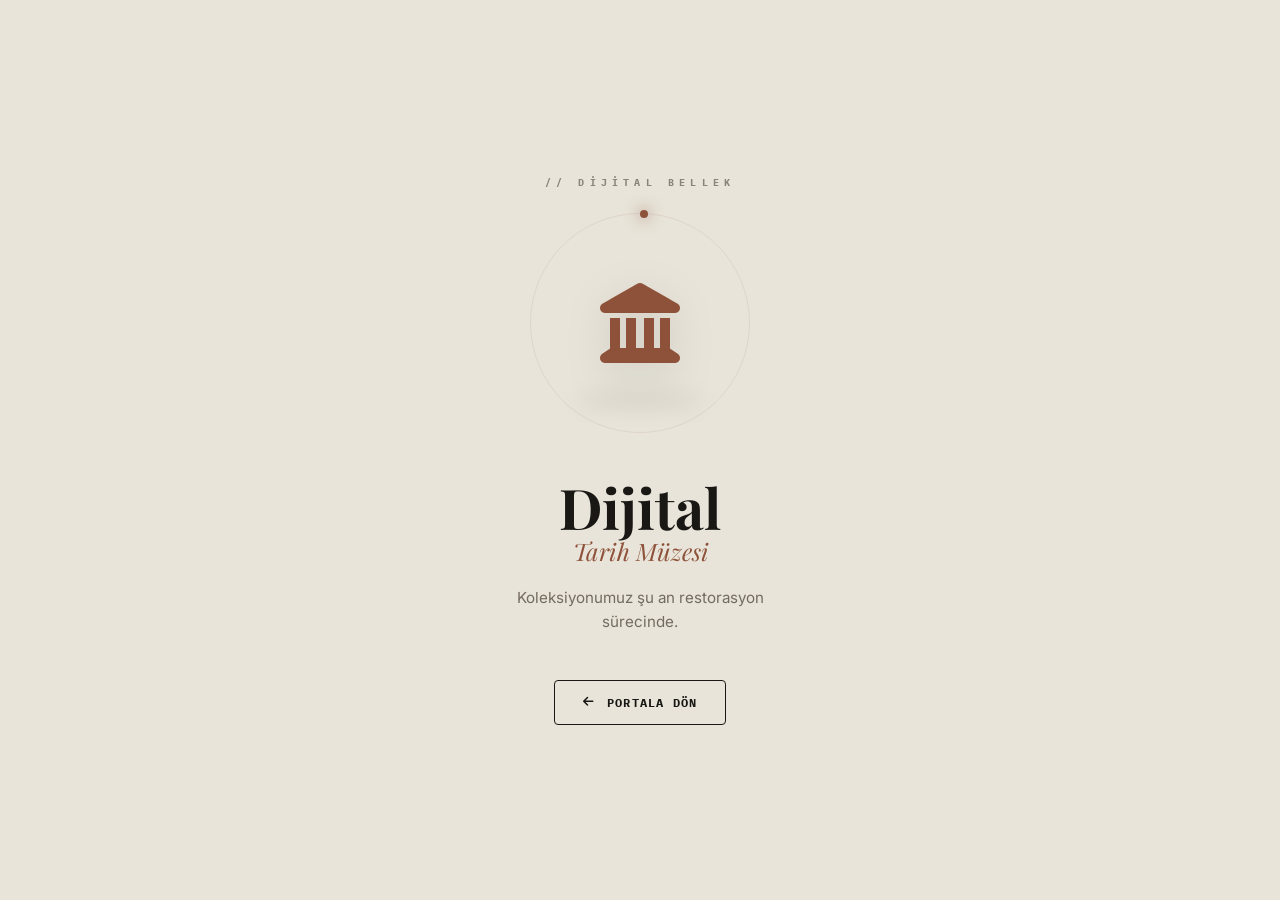
<file: muze.html>
<!DOCTYPE html>
<html lang="tr">
<head>
<meta charset="UTF-8">
<meta name="viewport" content="width=device-width, initial-scale=1.0, maximum-scale=1.0, user-scalable=no">
<title>Dijital Tarih Müzesi — Boğaziçi Koleji</title>

<link rel="manifest" href="manifest.json">
<meta name="theme-color" content="#e8e4d9">
<link rel="apple-touch-icon" href="icon-192.png">

<link href="https://fonts.googleapis.com/css2?family=Inter:wght@400;600&family=Playfair+Display:ital,wght@0,900;1,900&family=IBM+Plex+Mono:wght@400;700&display=swap" rel="stylesheet">
<link rel="stylesheet" href="https://cdnjs.cloudflare.com/ajax/libs/font-awesome/6.4.0/css/all.min.css">

<style>
:root {
  --bg: #e8e4d9; 
  --ink: #1a1815; 
  --muted: #736b60; 
  --accent: #8E523A; 
}

* { box-sizing: border-box; margin: 0; padding: 0; }

html, body { 
  height: 100%; width: 100%; background: var(--bg); color: var(--ink); 
  font-family: 'Inter', sans-serif; overflow: hidden;
  display: flex; align-items: center; justify-content: center;
  -webkit-user-select: none; user-select: none;
}

/* ─── SERGİ ALANI ─── */
.exhibition-hall {
  position: relative; width: 100%; max-width: 500px; height: 100%;
  display: flex; flex-direction: column; align-items: center; justify-content: center;
  padding: 40px 20px; text-align: center;
}

/* ─── MERKEZİ OBJE (Antik Vitrin) ─── */
.artifact-pedestal {
  position: relative; width: 220px; height: 220px;
  display: flex; align-items: center; justify-content: center;
  margin-bottom: 50px;
}

/* Dönen Işık Halkası */
.light-orbit {
  position: absolute; width: 100%; height: 100%;
  border: 1px solid rgba(142, 82, 58, 0.1); border-radius: 50%;
  animation: orbit 20s linear infinite;
}
.light-orbit::after {
  content: ''; position: absolute; top: -4px; left: 50%;
  width: 8px; height: 8px; background: var(--accent);
  border-radius: 50%; box-shadow: 0 0 15px var(--accent);
}

/* Obje Gölgesi */
.artifact-shadow {
  position: absolute; bottom: 10%; width: 60%; height: 20px;
  background: rgba(0,0,0,0.05); filter: blur(10px); border-radius: 50%;
  animation: shadowPulse 3s ease-in-out infinite;
}

.museum-monument {
  font-size: 5rem; color: var(--accent); position: relative; z-index: 5;
  filter: drop-shadow(0 10px 20px rgba(0,0,0,0.1));
  animation: floatArtifact 4s ease-in-out infinite;
}

/* ─── TİPOGRAFİK KATMANLAR ─── */
.exhibition-tag {
  font-family: 'IBM Plex Mono', monospace; font-size: 0.65rem; font-weight: 700;
  letter-spacing: 0.5em; color: var(--muted); text-transform: uppercase;
  margin-bottom: 24px; opacity: 0.8;
}

.exhibition-title {
  font-family: 'Playfair Display', serif; font-size: clamp(2.5rem, 10vw, 3.5rem);
  line-height: 0.85; margin-bottom: 25px;
}
.exhibition-title span { display: block; font-size: 1.5rem; font-style: italic; color: var(--accent); margin-top: 10px; font-weight: 400;}

.exhibition-info {
  font-size: 0.95rem; color: var(--muted); line-height: 1.6;
  max-width: 320px; margin-bottom: 45px;
}

/* ─── BUTON ─── */
.btn-return {
  display: inline-flex; align-items: center; gap: 12px;
  padding: 14px 28px; border: 1.5px solid var(--ink);
  color: var(--ink); text-decoration: none; border-radius: 4px;
  font-family: 'IBM Plex Mono', monospace; font-size: 0.75rem; font-weight: 700;
  text-transform: uppercase; letter-spacing: 0.1em;
  transition: all 0.4s cubic-bezier(0.165, 0.84, 0.44, 1);
}
.btn-return:active { background: var(--ink); color: var(--bg); transform: scale(0.95); }

/* ─── ANİMASYONLAR ─── */
@keyframes orbit { from { transform: rotate(0deg); } to { transform: rotate(360deg); } }
@keyframes floatArtifact { 0%, 100% { transform: translateY(0); } 50% { transform: translateY(-15px); } }
@keyframes shadowPulse { 0%, 100% { transform: scale(1); opacity: 0.3; } 50% { transform: scale(1.2); opacity: 0.1; } }

</style>
</head>
<body>

  <div class="exhibition-hall">
    
    <span class="exhibition-tag">// Dijital Bellek</span>

    <div class="artifact-pedestal">
      <div class="light-orbit"></div>
      <div class="artifact-shadow"></div>
      <i class="fas fa-landmark museum-monument"></i>
    </div>

    <h1 class="exhibition-title">
      Dijital
      <span>Tarih Müzesi</span>
    </h1>

    <p class="exhibition-info">
      Koleksiyonumuz şu an restorasyon sürecinde.
    </p>

    <a href="index.html" class="btn-return">
      <i class="fas fa-arrow-left"></i> Portala Dön
    </a>

  </div>

  <script>
    document.addEventListener('contextmenu', e => e.preventDefault());
    document.onkeydown = e => { if (e.keyCode === 123 || (e.ctrlKey && (e.keyCode === 85 || e.keyCode === 67))) return false; };
  </script>

</body>
</html>
</file>
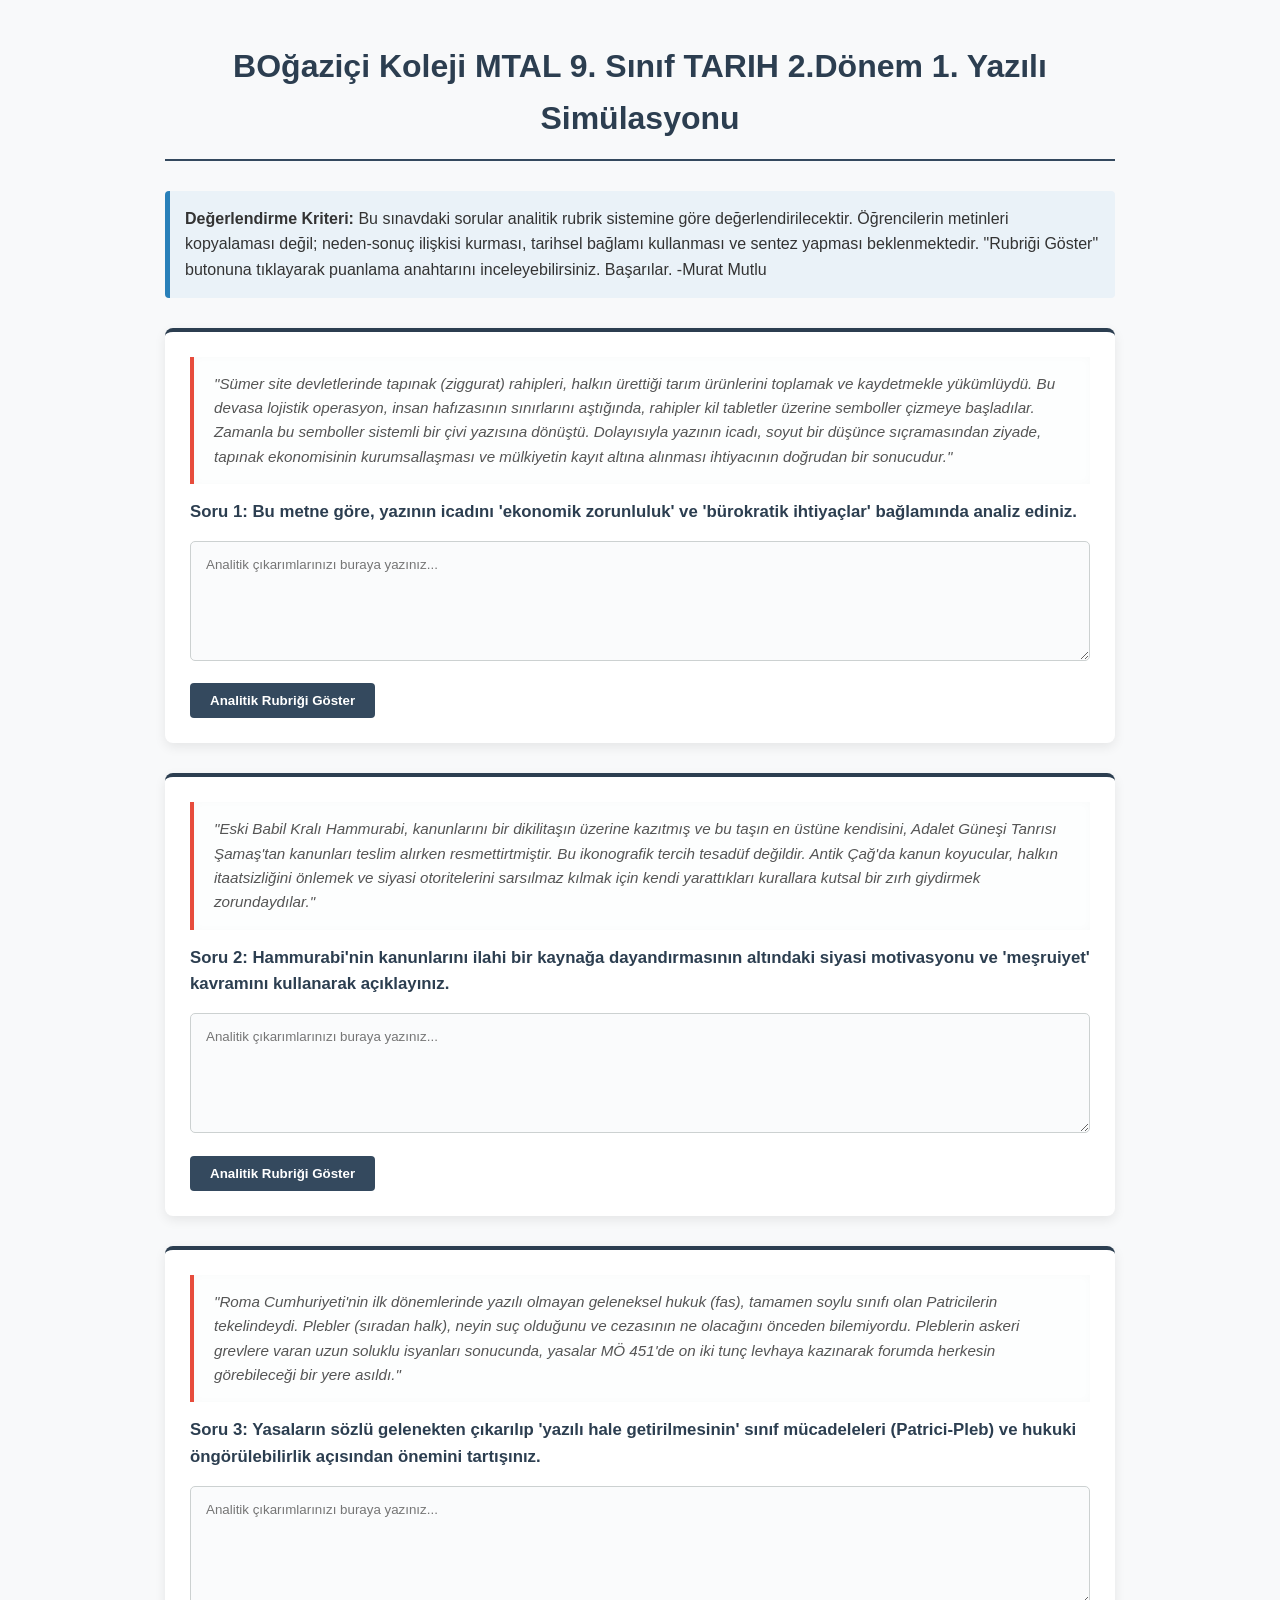
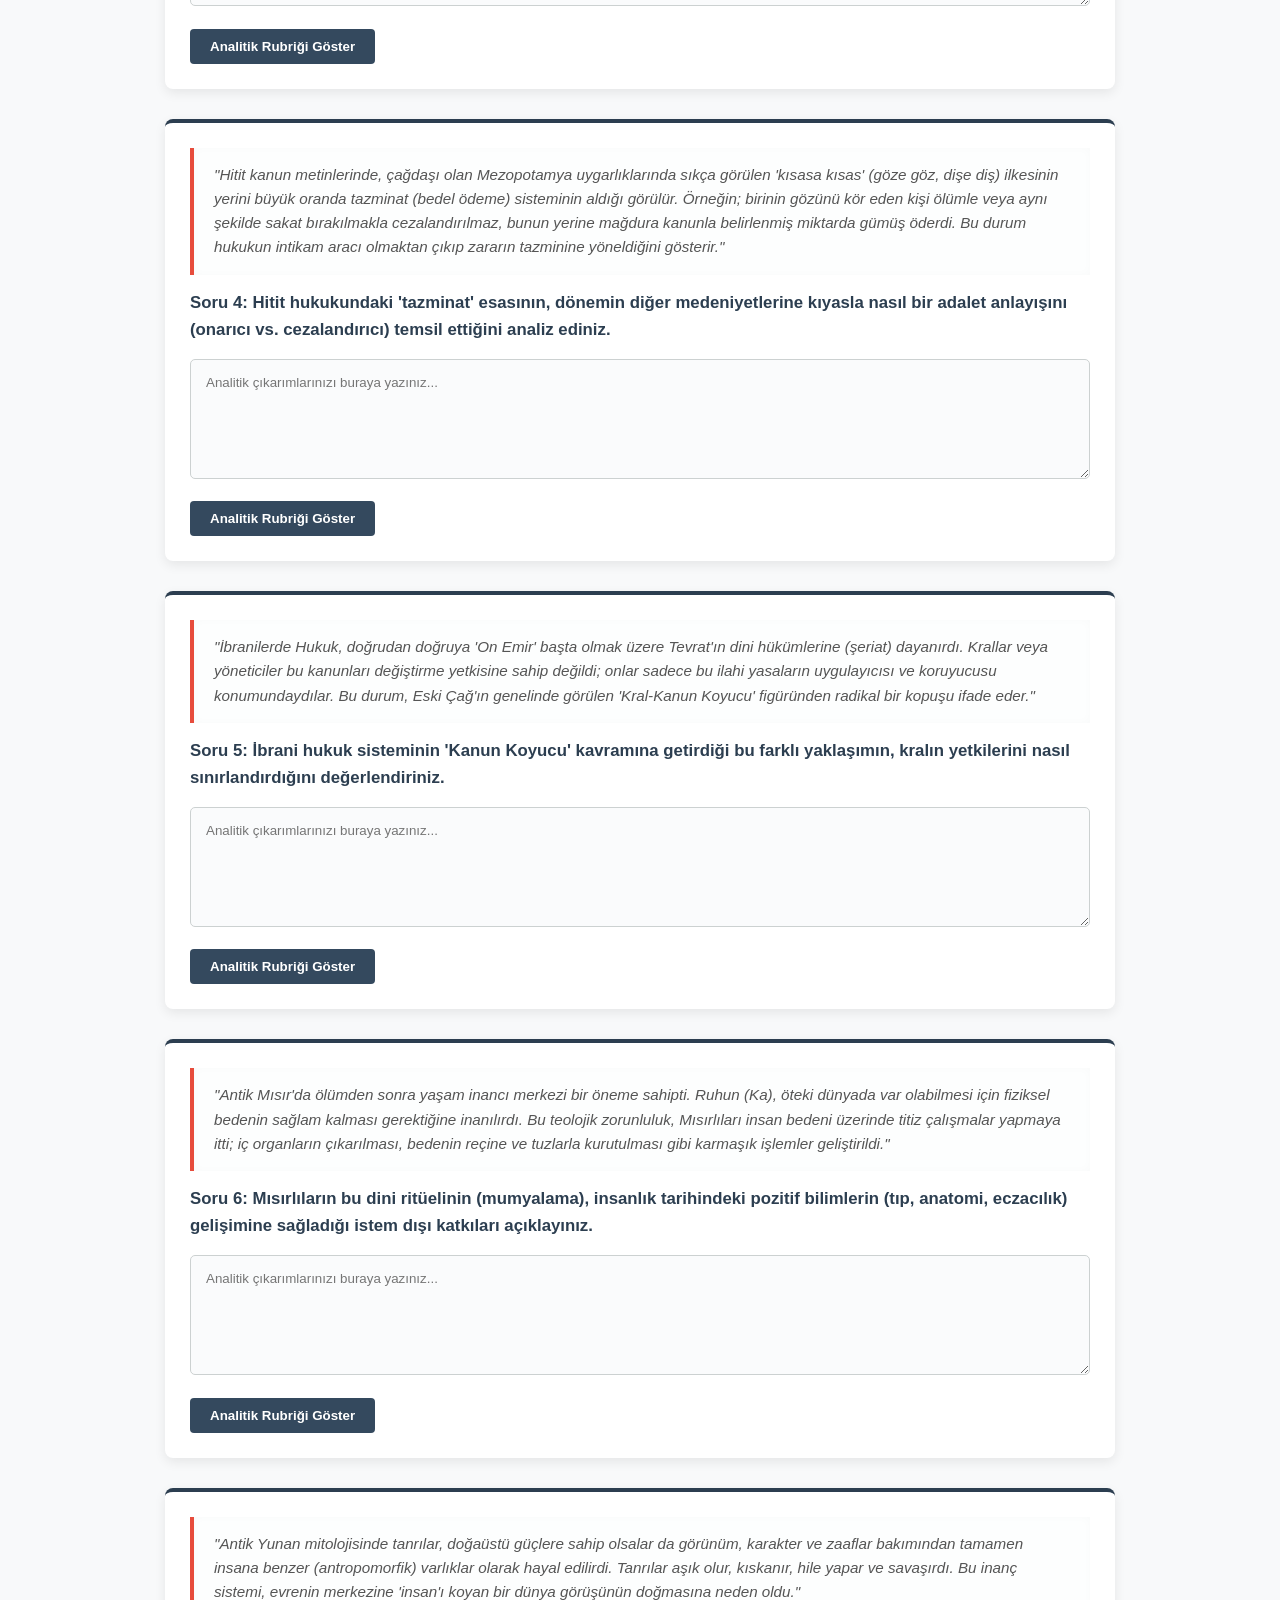
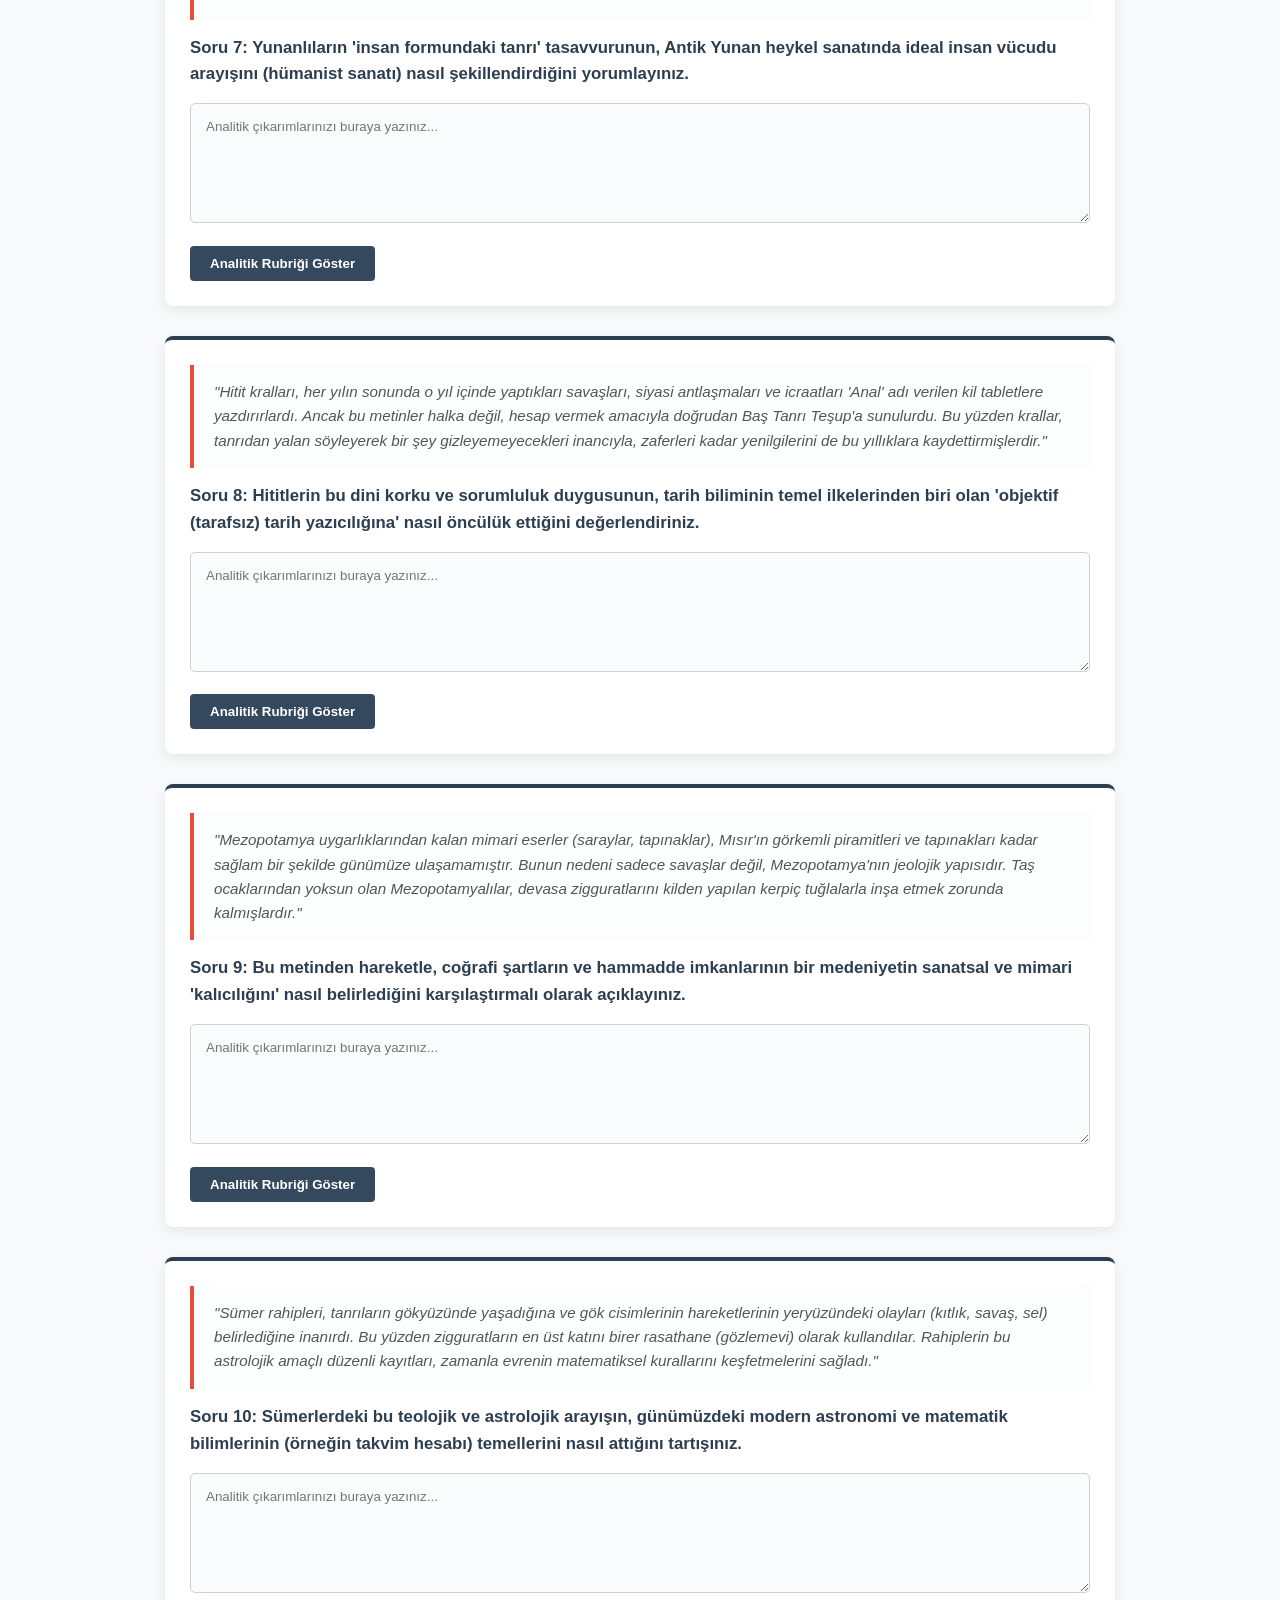
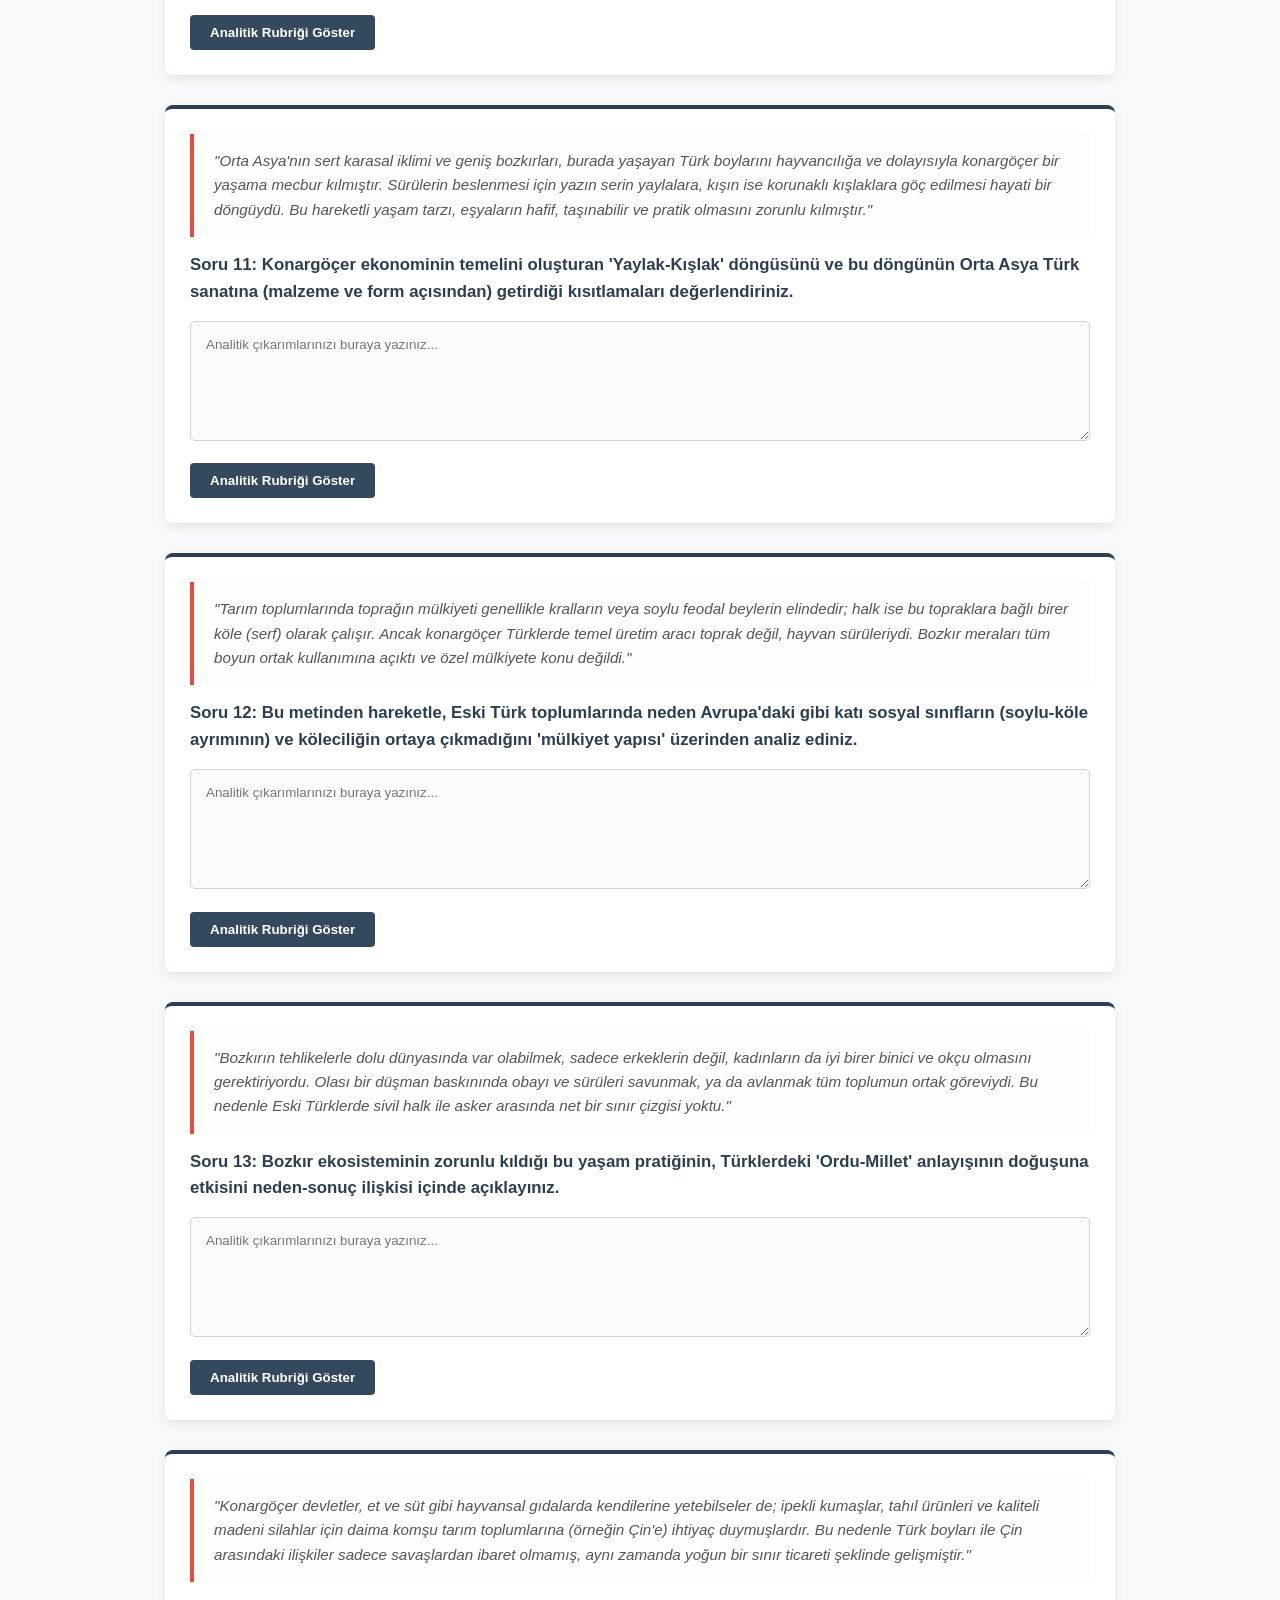
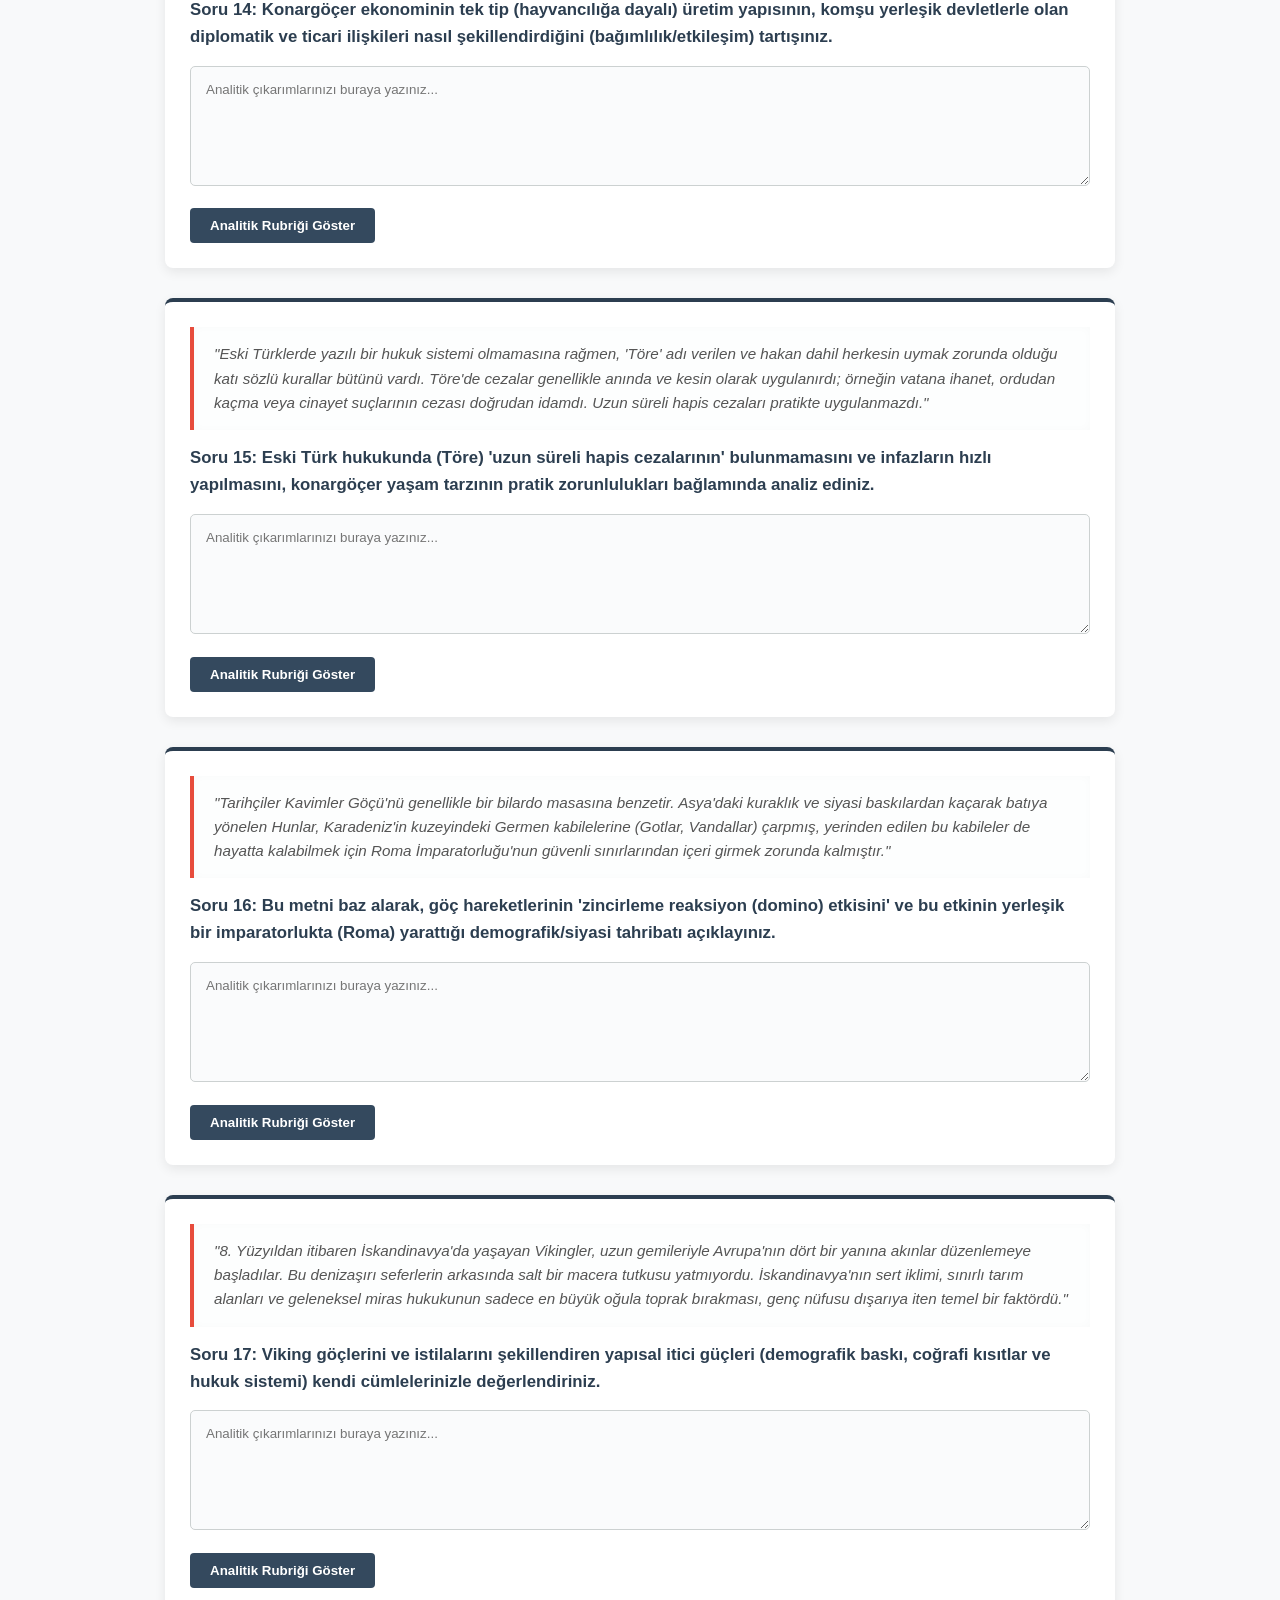
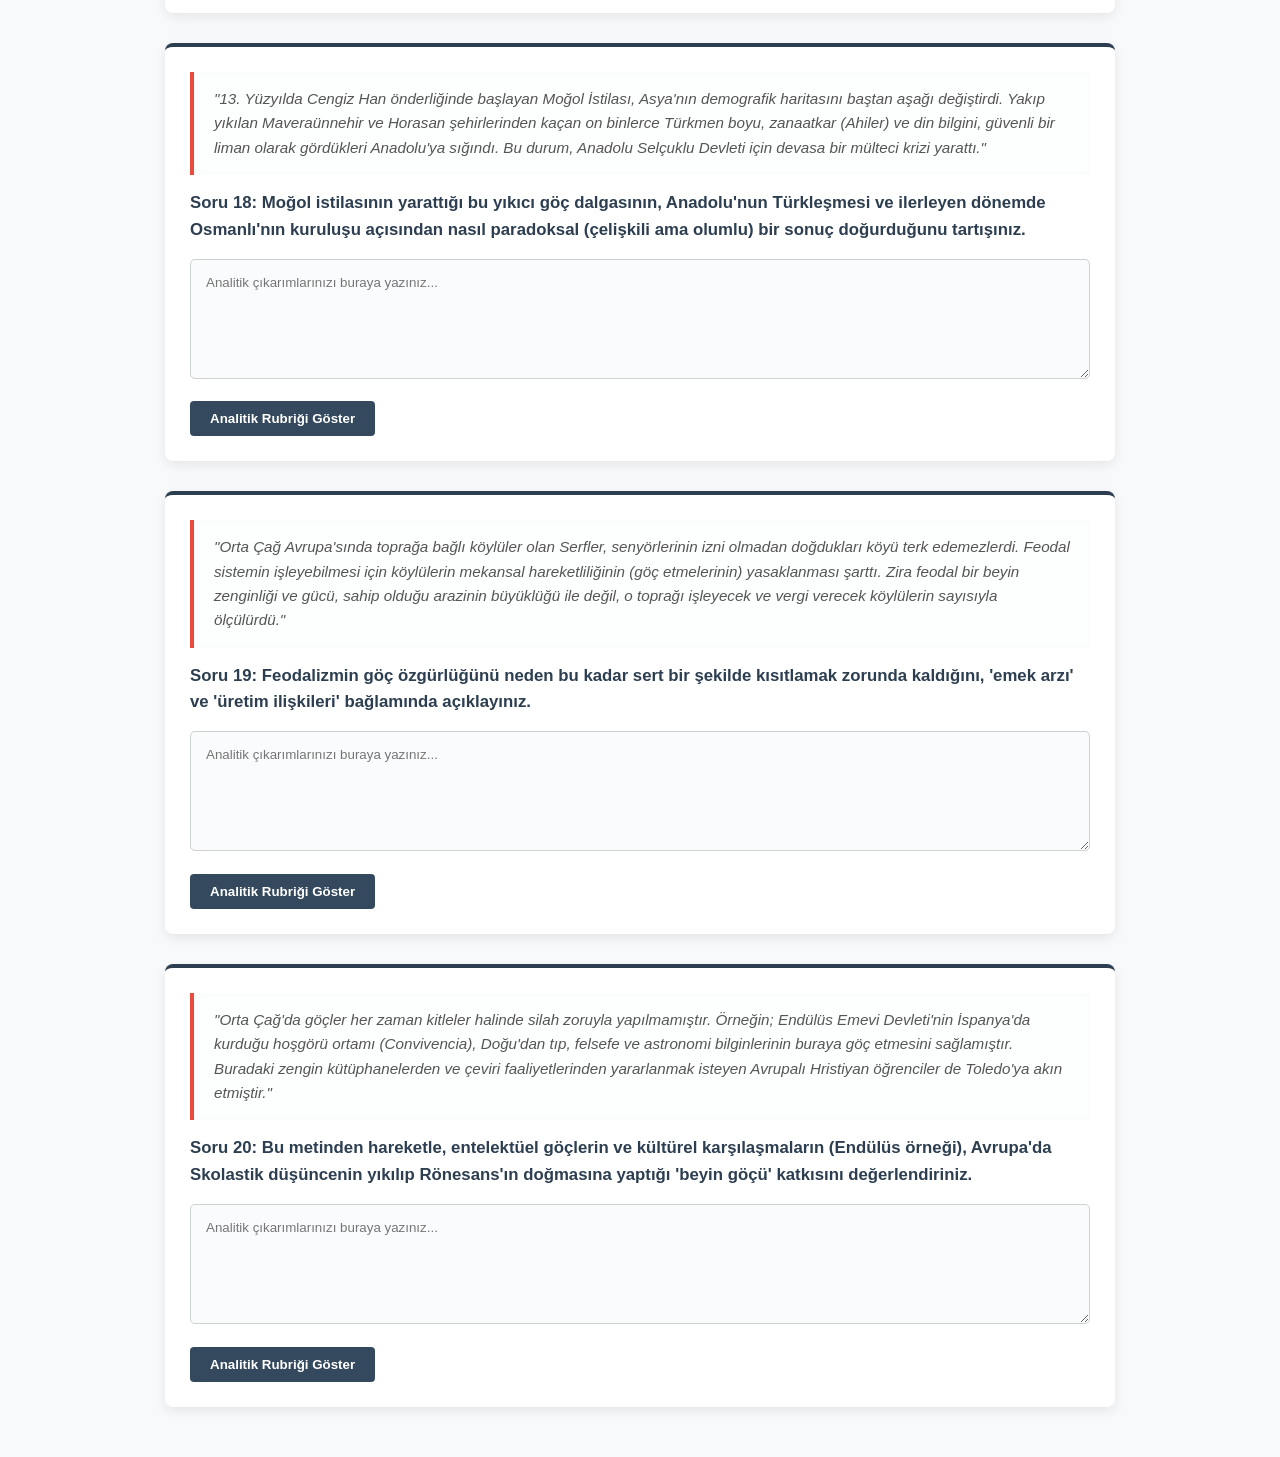
<file: simulasyon.html>
<!DOCTYPE html>
<html lang="tr">
<head>
    <meta charset="UTF-8">
    <meta name="viewport" content="width=device-width, initial-scale=1.0">
    <title>Akademik Metin Analizi ve Analitik Rubrik Sınavı</title>
    <style>
        body {
            font-family: 'Segoe UI', Tahoma, Geneva, Verdana, sans-serif;
            background-color: #f8f9fa;
            color: #333;
            line-height: 1.6;
            padding: 20px;
            max-width: 950px;
            margin: 0 auto;
        }
        h1 {
            text-align: center;
            color: #2c3e50;
            border-bottom: 2px solid #34495e;
            padding-bottom: 15px;
            margin-bottom: 30px;
        }
        .bilgi-notu {
            background-color: #eaf2f8;
            border-left: 5px solid #2980b9;
            padding: 15px;
            margin-bottom: 30px;
            border-radius: 4px;
        }
        .soru-karti {
            background-color: #fff;
            border-radius: 8px;
            padding: 25px;
            margin-bottom: 30px;
            box-shadow: 0 4px 12px rgba(0,0,0,0.08);
            border-top: 4px solid #2c3e50;
        }
        .akademik-metin {
            background-color: #fdfefe;
            border-left: 4px solid #e74c3c;
            padding: 15px 20px;
            margin-bottom: 15px;
            font-style: italic;
            color: #555;
            font-size: 0.95em;
            box-shadow: inset 0 0 10px rgba(0,0,0,0.02);
        }
        .soru-kok {
            font-weight: bold;
            font-size: 1.05em;
            margin-bottom: 15px;
            color: #2c3e50;
        }
        textarea {
            width: 100%;
            height: 120px;
            padding: 15px;
            border: 1px solid #ccd1d1;
            border-radius: 5px;
            resize: vertical;
            font-family: inherit;
            margin-bottom: 15px;
            box-sizing: border-box;
            background-color: #fafbfc;
        }
        textarea:focus {
            outline: none;
            border-color: #3498db;
            background-color: #fff;
        }
        .btn-cevap {
            background-color: #34495e;
            color: white;
            border: none;
            padding: 10px 20px;
            border-radius: 4px;
            cursor: pointer;
            font-weight: bold;
            transition: all 0.3s ease;
        }
        .btn-cevap:hover {
            background-color: #1abc9c;
        }
        .btn-cevap.acik {
            background-color: #16a085;
        }
        .rubrik-alani {
            display: none;
            margin-top: 20px;
            padding: 20px;
            background-color: #f4f6f7;
            border: 1px solid #bdc3c7;
            border-radius: 5px;
        }
        .rubrik-tablosu {
            width: 100%;
            border-collapse: collapse;
            margin-top: 10px;
        }
        .rubrik-tablosu th, .rubrik-tablosu td {
            border: 1px solid #d5d8dc;
            padding: 12px;
            text-align: left;
        }
        .rubrik-tablosu th {
            background-color: #eaeded;
            color: #2c3e50;
        }
        .rubrik-tablosu tr:nth-child(2) td:first-child { color: #27ae60; font-weight: bold; } /* 3 Puan */
        .rubrik-tablosu tr:nth-child(3) td:first-child { color: #f39c12; font-weight: bold; } /* 2 Puan */
        .rubrik-tablosu tr:nth-child(4) td:first-child { color: #c0392b; font-weight: bold; } /* 1 Puan */
    </style>
</head>
<body>

    <h1>BOğaziçi Koleji MTAL 9. Sınıf TARIH 2.Dönem 1. Yazılı Simülasyonu</h1>
    
    <div class="bilgi-notu">
        <strong>Değerlendirme Kriteri:</strong> Bu sınavdaki sorular analitik rubrik sistemine göre değerlendirilecektir. Öğrencilerin metinleri kopyalaması değil; neden-sonuç ilişkisi kurması, tarihsel bağlamı kullanması ve sentez yapması beklenmektedir. "Rubriği Göster" butonuna tıklayarak puanlama anahtarını inceleyebilirsiniz. Başarılar. -Murat Mutlu
    </div>

    <div id="sinav_alani">
        </div>

    <script>
        const sorular = [
            // ESKİ ÇAĞ HUKUKU (5 Soru)
            { 
                id: "klasik_u2_hukuk_1", 
                metin: "Sümer site devletlerinde tapınak (ziggurat) rahipleri, halkın ürettiği tarım ürünlerini toplamak ve kaydetmekle yükümlüydü. Bu devasa lojistik operasyon, insan hafızasının sınırlarını aştığında, rahipler kil tabletler üzerine semboller çizmeye başladılar. Zamanla bu semboller sistemli bir çivi yazısına dönüştü. Dolayısıyla yazının icadı, soyut bir düşünce sıçramasından ziyade, tapınak ekonomisinin kurumsallaşması ve mülkiyetin kayıt altına alınması ihtiyacının doğrudan bir sonucudur.",
                soru: "Bu metne göre, yazının icadını 'ekonomik zorunluluk' ve 'bürokratik ihtiyaçlar' bağlamında analiz ediniz.", 
                rubrik: "Yazının icadını tapınak ekonomisindeki depolama/kayıt ihtiyacıyla tam olarak ilişkilendirir; mülkiyetin ve bürokrasinin kurumsallaşması kavramlarını doğru kullanır.|Sadece ekonomik zorunluluktan veya tarım ürünlerinin kaydından bahseder, bürokratik kurumsallaşma bağlamını eksik bırakır.|Metni doğrudan kopyalar veya sadece 'yazıyı Sümerler bulmuştur' gibi yüzeysel bir bilgi verir."
            },
            { 
                id: "klasik_u2_hukuk_2", 
                metin: "Eski Babil Kralı Hammurabi, kanunlarını bir dikilitaşın üzerine kazıtmış ve bu taşın en üstüne kendisini, Adalet Güneşi Tanrısı Şamaş'tan kanunları teslim alırken resmettirtmiştir. Bu ikonografik tercih tesadüf değildir. Antik Çağ'da kanun koyucular, halkın itaatsizliğini önlemek ve siyasi otoritelerini sarsılmaz kılmak için kendi yarattıkları kurallara kutsal bir zırh giydirmek zorundaydılar.",
                soru: "Hammurabi'nin kanunlarını ilahi bir kaynağa dayandırmasının altındaki siyasi motivasyonu ve 'meşruiyet' kavramını kullanarak açıklayınız.", 
                rubrik: "Teokratik meşruiyet kavramını kullanarak kralların mutlak itaat sağlamak, kanunların sorgulanmasını önlemek ve siyasi otoriteyi güçlendirmek için dini bir araç olarak kullandığını analiz eder.|Kanunların tanrıdan geldiğini söyleyerek halkı korkutmayı amaçladığını belirtir ancak siyasi meşruiyet ve otorite kavramlarını eksik bırakır.|Sadece Hammurabi'nin kanunları taşlara yazdırdığından veya Tanrı Şamaş'tan bahseder, siyasi amaca değinmez."
            },
            { 
                id: "klasik_u2_hukuk_3", 
                metin: "Roma Cumhuriyeti'nin ilk dönemlerinde yazılı olmayan geleneksel hukuk (fas), tamamen soylu sınıfı olan Patricilerin tekelindeydi. Plebler (sıradan halk), neyin suç olduğunu ve cezasının ne olacağını önceden bilemiyordu. Pleblerin askeri grevlere varan uzun soluklu isyanları sonucunda, yasalar MÖ 451'de on iki tunç levhaya kazınarak forumda herkesin görebileceği bir yere asıldı.",
                soru: "Yasaların sözlü gelenekten çıkarılıp 'yazılı hale getirilmesinin' sınıf mücadeleleri (Patrici-Pleb) ve hukuki öngörülebilirlik açısından önemini tartışınız.", 
                rubrik: "Yazılı hukukun yargıç (soylu) keyfiliğini önlediğini, hukuki öngörülebilirlik/şeffaflık sağladığını ve bu durumun sınıflar arası eşitsizliği gidermede bir dönüm noktası olduğunu savunur.|Yasaların yazılmasının halkın kuralları öğrenmesini sağladığını belirtir ancak sınıf mücadelesi veya soyluların keyfiliğinin önlenmesi boyutunu eksik tartışır.|Sadece 12 Levha Kanunlarının Roma'da yapıldığını ve halk için iyi olduğunu söylemekle yetinir."
            },
            { 
                id: "klasik_u2_hukuk_4", 
                metin: "Hitit kanun metinlerinde, çağdaşı olan Mezopotamya uygarlıklarında sıkça görülen 'kısasa kısas' (göze göz, dişe diş) ilkesinin yerini büyük oranda tazminat (bedel ödeme) sisteminin aldığı görülür. Örneğin; birinin gözünü kör eden kişi ölümle veya aynı şekilde sakat bırakılmakla cezalandırılmaz, bunun yerine mağdura kanunla belirlenmiş miktarda gümüş öderdi. Bu durum hukukun intikam aracı olmaktan çıkıp zararın tazminine yöneldiğini gösterir.",
                soru: "Hitit hukukundaki 'tazminat' esasının, dönemin diğer medeniyetlerine kıyasla nasıl bir adalet anlayışını (onarıcı vs. cezalandırıcı) temsil ettiğini analiz ediniz.", 
                rubrik: "Hitit adalet sisteminin hümanist/onarıcı adalet anlayışına sahip olduğunu, intikam (kısas) yerine mağduriyetin giderilmesini (tazminat) hedeflediğini Mezopotamya ile karşılaştırarak açıklar.|Hititlerde ölüm cezası yerine para cezası olduğunu belirtir ancak bunun adalet felsefesindeki 'onarıcı/intikamcı' bağlamdaki değişimini yeterince tartışmaz.|Sadece gümüş ödendiğinden bahseder, karşılaştırma ve analiz yapmaz."
            },
            { 
                id: "klasik_u2_hukuk_5", 
                metin: "İbranilerde Hukuk, doğrudan doğruya 'On Emir' başta olmak üzere Tevrat'ın dini hükümlerine (şeriat) dayanırdı. Krallar veya yöneticiler bu kanunları değiştirme yetkisine sahip değildi; onlar sadece bu ilahi yasaların uygulayıcısı ve koruyucusu konumundaydılar. Bu durum, Eski Çağ'ın genelinde görülen 'Kral-Kanun Koyucu' figüründen radikal bir kopuşu ifade eder.",
                soru: "İbrani hukuk sisteminin 'Kanun Koyucu' kavramına getirdiği bu farklı yaklaşımın, kralın yetkilerini nasıl sınırlandırdığını değerlendiriniz.", 
                rubrik: "İlahi hukukun üstünlüğünü (hukuk devleti ilkel formunu) kavrar; kralın kanun yapma tekelini kaybedip sadece icra makamına dönüştüğünü ve böylece mutlak otoritesinin sınırlandığını analiz eder.|Kanunların dinden geldiğini ve kralın bunları değiştiremediğini belirtir ancak bunun kralın siyasi gücünü nasıl kısıtladığını detaylandırmaz.|Sadece On Emir'den bahseder, yöneticinin yetki sınırlandırması konusuna girmez."
            },

            // İNANÇ, BİLİM VE SANAT (5 Soru)
            { 
                id: "klasik_u2_inanc_1", 
                metin: "Antik Mısır'da ölümden sonra yaşam inancı merkezi bir öneme sahipti. Ruhun (Ka), öteki dünyada var olabilmesi için fiziksel bedenin sağlam kalması gerektiğine inanılırdı. Bu teolojik zorunluluk, Mısırlıları insan bedeni üzerinde titiz çalışmalar yapmaya itti; iç organların çıkarılması, bedenin reçine ve tuzlarla kurutulması gibi karmaşık işlemler geliştirildi.",
                soru: "Mısırlıların bu dini ritüelinin (mumyalama), insanlık tarihindeki pozitif bilimlerin (tıp, anatomi, eczacılık) gelişimine sağladığı istem dışı katkıları açıklayınız.", 
                rubrik: "Dini inancın anatomi (iç organların yapısı), tıp ve kimya/eczacılık (kimyasal koruyucular) alanlarında deneysel bilginin birikmesine doğrudan ve zorunlu bir zemin hazırladığını açıklar.|Mumyalamanın tıbbı geliştirdiğini belirtir ancak anatomi veya kimya/eczacılık gibi spesifik alt bilim dallarıyla olan bağını detaylandırmaz.|Sadece Mısırlıların ölümden sonra yaşama inandığını ve bedenleri sakladığını yazar."
            },
            { 
                id: "klasik_u2_inanc_2", 
                metin: "Antik Yunan mitolojisinde tanrılar, doğaüstü güçlere sahip olsalar da görünüm, karakter ve zaaflar bakımından tamamen insana benzer (antropomorfik) varlıklar olarak hayal edilirdi. Tanrılar aşık olur, kıskanır, hile yapar ve savaşırdı. Bu inanç sistemi, evrenin merkezine 'insan'ı koyan bir dünya görüşünün doğmasına neden oldu.",
                soru: "Yunanlıların 'insan formundaki tanrı' tasavvurunun, Antik Yunan heykel sanatında ideal insan vücudu arayışını (hümanist sanatı) nasıl şekillendirdiğini yorumlayınız.", 
                rubrik: "Tanrıların insan görünümünde olmasının, sanatçıları kusursuz kas yapısını, ideal orantıyı ve estetik mükemmelliği insan bedeninde aramaya ittiğini; bunun da heykeltıraşlıkta zirveye yol açtığını analiz eder.|Heykellerin tanrılara benzetilmek için güzel yapıldığını belirtir ancak insan merkezli (hümanist) sanat anlayışına vurgu yapmaz.|Sadece Yunanlıların çok tanrılı inanca sahip olduğunu ve heykeller yaptıklarını yazar."
            },
            { 
                id: "klasik_u2_inanc_3", 
                metin: "Hitit kralları, her yılın sonunda o yıl içinde yaptıkları savaşları, siyasi antlaşmaları ve icraatları 'Anal' adı verilen kil tabletlere yazdırırlardı. Ancak bu metinler halka değil, hesap vermek amacıyla doğrudan Baş Tanrı Teşup'a sunulurdu. Bu yüzden krallar, tanrıdan yalan söyleyerek bir şey gizleyemeyecekleri inancıyla, zaferleri kadar yenilgilerini de bu yıllıklara kaydettirmişlerdir.",
                soru: "Hititlerin bu dini korku ve sorumluluk duygusunun, tarih biliminin temel ilkelerinden biri olan 'objektif (tarafsız) tarih yazıcılığına' nasıl öncülük ettiğini değerlendiriniz.", 
                rubrik: "Kralın tanrıdan bir şey gizleyememe inancının, propagandayı önleyerek doğruların (yenilgilerin bile) yazılmasını sağladığını ve bunun modern tarafsız tarihçiliğin temeli olduğunu açıklar.|Anallara zafer ve yenilgilerin yazıldığını belirtir ancak bunun 'objektif tarih' ile olan kavramsal bağını güçlü kuramaz.|Sadece Hititlerin yıllıklar yazdığını ve tanrıya sunduğunu söyler, tarih yazıcılığı boyutuna değinmez."
            },
            { 
                id: "klasik_u2_inanc_4", 
                metin: "Mezopotamya uygarlıklarından kalan mimari eserler (saraylar, tapınaklar), Mısır'ın görkemli piramitleri ve tapınakları kadar sağlam bir şekilde günümüze ulaşamamıştır. Bunun nedeni sadece savaşlar değil, Mezopotamya'nın jeolojik yapısıdır. Taş ocaklarından yoksun olan Mezopotamyalılar, devasa zigguratlarını kilden yapılan kerpiç tuğlalarla inşa etmek zorunda kalmışlardır.",
                soru: "Bu metinden hareketle, coğrafi şartların ve hammadde imkanlarının bir medeniyetin sanatsal ve mimari 'kalıcılığını' nasıl belirlediğini karşılaştırmalı olarak açıklayınız.", 
                rubrik: "Mısır'ın taş kaynakları ile Mezopotamya'nın alüvyon/kerpiç yapısını karşılaştırarak; hammaddenin doğa olaylarına (yağmur, erozyon) karşı direncini ve bunun mimarinin kalıcılığına etkisini tam olarak analiz eder.|Mezopotamya'da taş olmadığı için eserlerin yıkıldığını belirtir ancak Mısır ile olan zıtlığı ve coğrafi determinizm bağlamını eksik tartışır.|Sadece kerpiçten ev yaptıklarını için yıkıldığını söyler, analiz derinliği taşımaz."
            },
            { 
                id: "klasik_u2_inanc_5", 
                metin: "Sümer rahipleri, tanrıların gökyüzünde yaşadığına ve gök cisimlerinin hareketlerinin yeryüzündeki olayları (kıtlık, savaş, sel) belirlediğine inanırdı. Bu yüzden zigguratların en üst katını birer rasathane (gözlemevi) olarak kullandılar. Rahiplerin bu astrolojik amaçlı düzenli kayıtları, zamanla evrenin matematiksel kurallarını keşfetmelerini sağladı.",
                soru: "Sümerlerdeki bu teolojik ve astrolojik arayışın, günümüzdeki modern astronomi ve matematik bilimlerinin (örneğin takvim hesabı) temellerini nasıl attığını tartışınız.", 
                rubrik: "Dini/astrolojik motivasyonlarla yapılan gökyüzü gözlemlerinin, zamanla Ay takviminin icadına, gezegen hareketlerinin haritalanmasına ve 60 tabanlı matematik sistemine (zaman ölçümü) dönüşmesini sentezler.|Zigguratlarda yıldızların incelendiğini ve astronominin başladığını söyler ancak matematik/takvim gelişimi ile bağını zayıf kurar.|Sadece tapınakların üst katının rasathane olduğunu yazar."
            },

            // KONARGÖÇER YAŞAM (5 Soru)
            { 
                id: "klasik_u2_gocer_1", 
                metin: "Orta Asya'nın sert karasal iklimi ve geniş bozkırları, burada yaşayan Türk boylarını hayvancılığa ve dolayısıyla konargöçer bir yaşama mecbur kılmıştır. Sürülerin beslenmesi için yazın serin yaylalara, kışın ise korunaklı kışlaklara göç edilmesi hayati bir döngüydü. Bu hareketli yaşam tarzı, eşyaların hafif, taşınabilir ve pratik olmasını zorunlu kılmıştır.",
                soru: "Konargöçer ekonominin temelini oluşturan 'Yaylak-Kışlak' döngüsünü ve bu döngünün Orta Asya Türk sanatına (malzeme ve form açısından) getirdiği kısıtlamaları değerlendiriniz.", 
                rubrik: "Mevsimsel göç zorunluluğunu ekolojik şartlarla açıklar; sanatın mimari veya devasa heykeller yerine neden küçük, taşınabilir (Hayvan üslubu, çadır, koşum takımı) malzemelerle sınırlı kaldığını net bir şekilde sentezler.|Yaylak-kışlak göçünün nedenini doğru açıklar ancak sanat eserlerinin neden küçük/taşınabilir olması gerektiği bağlantısını zayıf kurar.|Sadece göç ettikleri için sanatla uğraşamadıkları veya küçük eşyalar yaptıkları gibi yüzeysel bir cevap verir."
            },
            { 
                id: "klasik_u2_gocer_2", 
                metin: "Tarım toplumlarında toprağın mülkiyeti genellikle kralların veya soylu feodal beylerin elindedir; halk ise bu topraklara bağlı birer köle (serf) olarak çalışır. Ancak konargöçer Türklerde temel üretim aracı toprak değil, hayvan sürüleriydi. Bozkır meraları tüm boyun ortak kullanımına açıktı ve özel mülkiyete konu değildi.",
                soru: "Bu metinden hareketle, Eski Türk toplumlarında neden Avrupa'daki gibi katı sosyal sınıfların (soylu-köle ayrımının) ve köleciliğin ortaya çıkmadığını 'mülkiyet yapısı' üzerinden analiz ediniz.", 
                rubrik: "Toprak mülkiyetinin tekelde olmamasının ve meraların ortak kullanımının, bir insanı diğerine bağımlı kılacak (köleleştirecek) ekonomik zemini yok ettiğini; hayvancılığın yatay ve eşitlikçi bir toplum yarattığını açıklar.|Toprak mülkiyeti olmadığı için köleliğin olmadığını belirtir ancak tarım toplumu/feodalite ile olan üretim aracı (toprak vs. hayvan) karşılaştırmasını eksik yapar.|Sadece Türklerde herkesin eşit olduğunu ve köleliğin bulunmadığını yazar."
            },
            { 
                id: "klasik_u2_gocer_3", 
                metin: "Bozkırın tehlikelerle dolu dünyasında var olabilmek, sadece erkeklerin değil, kadınların da iyi birer binici ve okçu olmasını gerektiriyordu. Olası bir düşman baskınında obayı ve sürüleri savunmak, ya da avlanmak tüm toplumun ortak göreviydi. Bu nedenle Eski Türklerde sivil halk ile asker arasında net bir sınır çizgisi yoktu.",
                soru: "Bozkır ekosisteminin zorunlu kıldığı bu yaşam pratiğinin, Türklerdeki 'Ordu-Millet' anlayışının doğuşuna etkisini neden-sonuç ilişkisi içinde açıklayınız.", 
                rubrik: "Doğa şartları ve güvenlik kaygılarının, profesyonel/ücretli askerlik yerine tüm bireylerin (kadın-erkek) sürekli savaşa hazır olmasını zorunlu kıldığını; bu hayatta kalma refleksinin ordu-millet kavramını doğurduğunu sentezler.|Herkesin asker sayıldığını ve savaşmayı bildiğini belirtir ancak bozkırın getirdiği güvenlik/hayatta kalma zorunluluğu bağlamını zayıf işler.|Sadece Türklerin savaşçı bir millet olduğundan bahseder."
            },
            { 
                id: "klasik_u2_gocer_4", 
                metin: "Konargöçer devletler, et ve süt gibi hayvansal gıdalarda kendilerine yetebilseler de; ipekli kumaşlar, tahıl ürünleri ve kaliteli madeni silahlar için daima komşu tarım toplumlarına (örneğin Çin'e) ihtiyaç duymuşlardır. Bu nedenle Türk boyları ile Çin arasındaki ilişkiler sadece savaşlardan ibaret olmamış, aynı zamanda yoğun bir sınır ticareti şeklinde gelişmiştir.",
                soru: "Konargöçer ekonominin tek tip (hayvancılığa dayalı) üretim yapısının, komşu yerleşik devletlerle olan diplomatik ve ticari ilişkileri nasıl şekillendirdiğini (bağımlılık/etkileşim) tartışınız.", 
                rubrik: "Bozkır ekonomisinin ihtiyaç duyduğu tarım/sanayi ürünleri açığını kapatmak için yerleşiklerle zorunlu bir karşılıklı bağımlılık ve ticaret ağı kurduğunu; siyasi çatışmaların (İpek Yolu kontrolü vb.) aslında bu ekonomik temele dayandığını analiz eder.|Yerleşiklerden tahıl ve kumaş alındığını belirtir ancak bunun diplomatik ilişkilere ve devletlerarası politikalara yansımasını eksik açıklar.|Sadece Çin'den ipek aldıklarını veya ticaret yaptıklarını yazar."
            },
            { 
                id: "klasik_u2_gocer_5", 
                metin: "Eski Türklerde yazılı bir hukuk sistemi olmamasına rağmen, 'Töre' adı verilen ve hakan dahil herkesin uymak zorunda olduğu katı sözlü kurallar bütünü vardı. Töre'de cezalar genellikle anında ve kesin olarak uygulanırdı; örneğin vatana ihanet, ordudan kaçma veya cinayet suçlarının cezası doğrudan idamdı. Uzun süreli hapis cezaları pratikte uygulanmazdı.",
                soru: "Eski Türk hukukunda (Töre) 'uzun süreli hapis cezalarının' bulunmamasını ve infazların hızlı yapılmasını, konargöçer yaşam tarzının pratik zorunlulukları bağlamında analiz ediniz.", 
                rubrik: "Sürekli hareket halinde olan (yaylak/kışlak) bir toplumun hapishane inşa edemeyeceğini, suçluyu göç sırasında taşımanın ve beslemenin getireceği yükü belirterek; hızlı/katı infazın konargöçer hareketlilikten kaynaklanan lojistik bir zorunluluk olduğunu açıklar.|Göçebelikten dolayı hapishane olmadığını belirtir ancak lojistik yük, güvenlik ve anında infazın caydırıcılık boyutunu eksik tartışır.|Sadece göçebe oldukları için hapishane yapamadıklarını yazar."
            },

            // ORTA ÇAĞDA GÖÇLER (5 Soru)
            { 
                id: "klasik_u3_gocler_1", 
                metin: "Tarihçiler Kavimler Göçü'nü genellikle bir bilardo masasına benzetir. Asya'daki kuraklık ve siyasi baskılardan kaçarak batıya yönelen Hunlar, Karadeniz'in kuzeyindeki Germen kabilelerine (Gotlar, Vandallar) çarpmış, yerinden edilen bu kabileler de hayatta kalabilmek için Roma İmparatorluğu'nun güvenli sınırlarından içeri girmek zorunda kalmıştır.",
                soru: "Bu metni baz alarak, göç hareketlerinin 'zincirleme reaksiyon (domino) etkisini' ve bu etkinin yerleşik bir imparatorlukta (Roma) yarattığı demografik/siyasi tahribatı açıklayınız.", 
                rubrik: "Göçün doğrudan hedefi olmayan bir bölgenin (Roma), yerinden edilen üçüncü taraf kabilelerin kitlesel sığınma/işgal talebiyle nasıl başa çıkamadığını; bu nüfus basıncının sınırları çökertip devleti yıkıma götüren bir zincirleme reaksiyon olduğunu analiz eder.|Hunların diğer kavimleri ittiğini ve onların da Roma'ya girdiğini anlatır ancak demografik basınç ve siyasi tahribat mekanizmasını yüzeysel bırakır.|Sadece Hunların Avrupa'ya gittiğini ve Roma'nın ikiye ayrıldığını söyler."
            },
            { 
                id: "klasik_u3_gocler_2", 
                metin: "8. Yüzyıldan itibaren İskandinavya'da yaşayan Vikingler, uzun gemileriyle Avrupa'nın dört bir yanına akınlar düzenlemeye başladılar. Bu denizaşırı seferlerin arkasında salt bir macera tutkusu yatmıyordu. İskandinavya'nın sert iklimi, sınırlı tarım alanları ve geleneksel miras hukukunun sadece en büyük oğula toprak bırakması, genç nüfusu dışarıya iten temel bir faktördü.",
                soru: "Viking göçlerini ve istilalarını şekillendiren yapısal itici güçleri (demografik baskı, coğrafi kısıtlar ve hukuk sistemi) kendi cümlelerinizle değerlendiriniz.", 
                rubrik: "Viking hareketliliğinin kişisel macera olmadığını; yetersiz tarım alanları, nüfus artışı ve mirastan mahrum kalan gençlerin ekonomik zorunluluklarla yeni kaynaklar (yağma/kolonizasyon) bulmaya itildiğini yapısal faktörler üzerinden eksiksiz açıklar.|Tarım alanlarının yetersizliği veya nüfus artışından bahseder ancak miras hukukunun yarattığı sosyal/ekonomik baskı boyutunu gözden kaçırır.|Sadece İskandinavya'nın soğuk olduğunu ve Vikinglerin yağma yapmak için Avrupa'ya gittiğini yazar."
            },
            { 
                id: "klasik_u3_gocler_3", 
                metin: "13. Yüzyılda Cengiz Han önderliğinde başlayan Moğol İstilası, Asya'nın demografik haritasını baştan aşağı değiştirdi. Yakıp yıkılan Maveraünnehir ve Horasan şehirlerinden kaçan on binlerce Türkmen boyu, zanaatkar (Ahiler) ve din bilgini, güvenli bir liman olarak gördükleri Anadolu'ya sığındı. Bu durum, Anadolu Selçuklu Devleti için devasa bir mülteci krizi yarattı.",
                soru: "Moğol istilasının yarattığı bu yıkıcı göç dalgasının, Anadolu'nun Türkleşmesi ve ilerleyen dönemde Osmanlı'nın kuruluşu açısından nasıl paradoksal (çelişkili ama olumlu) bir sonuç doğurduğunu tartışınız.", 
                rubrik: "İstilanın yıkıcı etkisine rağmen, Anadolu'ya akan nitelikli nüfusun (asker, zanaatkar, aydın) bölgenin demografik olarak Türkleşmesini tamamladığını ve Uç beyliklerinin (Osmanlı) kuruluşunu sağlayacak insan kaynağını yarattığını sentezler.|Moğollardan kaçanların Anadolu'ya geldiğini ve nüfusu artırdığını söyler ancak Ahiler/bilginler gibi nitelikli göçün devletleşme (Osmanlı) sürecine olan etkisini eksik açıklar.|Sadece Türklerin Moğollardan kaçıp Anadolu'ya geldiğini belirtir."
            },
            { 
                id: "klasik_u3_gocler_4", 
                metin: "Orta Çağ Avrupa'sında toprağa bağlı köylüler olan Serfler, senyörlerinin izni olmadan doğdukları köyü terk edemezlerdi. Feodal sistemin işleyebilmesi için köylülerin mekansal hareketliliğinin (göç etmelerinin) yasaklanması şarttı. Zira feodal bir beyin zenginliği ve gücü, sahip olduğu arazinin büyüklüğü ile değil, o toprağı işleyecek ve vergi verecek köylülerin sayısıyla ölçülürdü.",
                soru: "Feodalizmin göç özgürlüğünü neden bu kadar sert bir şekilde kısıtlamak zorunda kaldığını, 'emek arzı' ve 'üretim ilişkileri' bağlamında açıklayınız.", 
                rubrik: "Feodal sistemin tek zenginlik kaynağının toprak olduğunu, ancak emek (köylü) olmadan toprağın değersiz kalacağını; göç serbestisinin tarlaların boşalmasına ve senyörlerin ekonomik/siyasi gücünün çökmesine yol açacağını ekonomik mantıkla izah eder.|Senyörlerin köylüleri çalıştırmak için gitmelerine izin vermediğini söyler ancak emek-toprak ilişkisi ve feodal zenginlik tanımı üzerinden derinlikli analiz yapamaz.|Sadece köylülerin köle olduğunu ve kaçmalarının yasak olduğunu yazar."
            },
            { 
                id: "klasik_u3_gocler_5", 
                metin: "Orta Çağ'da göçler her zaman kitleler halinde silah zoruyla yapılmamıştır. Örneğin; Endülüs Emevi Devleti'nin İspanya'da kurduğu hoşgörü ortamı (Convivencia), Doğu'dan tıp, felsefe ve astronomi bilginlerinin buraya göç etmesini sağlamıştır. Buradaki zengin kütüphanelerden ve çeviri faaliyetlerinden yararlanmak isteyen Avrupalı Hristiyan öğrenciler de Toledo'ya akın etmiştir.",
                soru: "Bu metinden hareketle, entelektüel göçlerin ve kültürel karşılaşmaların (Endülüs örneği), Avrupa'da Skolastik düşüncenin yıkılıp Rönesans'ın doğmasına yaptığı 'beyin göçü' katkısını değerlendiriniz.", 
                rubrik: "Göçün sadece fiziksel değil bilgi transferi olduğunu; İslam dünyasının biriktirdiği Antik Yunan ve Doğu felsefesinin bu entelektüel göç/temas merkezleri (Toledo) vasıtasıyla karanlık Avrupa'ya taşındığını ve aydınlanmayı tetiklediğini sentezler.|Endülüs'te bilimin geliştiğini ve Avrupalıların buradan etkilendiğini belirtir ancak beyin göçü ve kültürel transfer bağlamını zayıf kullanır.|Sadece İspanya'ya bilim insanlarının gittiğini ve orada kütüphaneler olduğunu yazar."
            }
        ];

        const sinavAlani = document.getElementById('sinav_alani');

        sorular.forEach((item, index) => {
            const soruKarti = document.createElement('div');
            soruKarti.className = 'soru-karti';
            
            // Rubrik parçalama (Tam, Kısmi, Zayıf şeklinde)
            const rubrikParcalari = item.rubrik.split('|');
            
            soruKarti.innerHTML = `
                <div class="akademik-metin">"${item.metin}"</div>
                <div class="soru-kok">Soru ${index + 1}: ${item.soru}</div>
                <textarea id="${item.id}" placeholder="Analitik çıkarımlarınızı buraya yazınız..."></textarea>
                
                <button class="btn-cevap" onclick="rubrikGoster('${item.id}_rubrik', this)">Analitik Rubriği Göster</button>
                
                <div id="${item.id}_rubrik" class="rubrik-alani">
                    <table class="rubrik-tablosu">
                        <tr>
                            <th style="width: 15%;">Puan</th>
                            <th>Değerlendirme Kriteri (Beklenen Sentez)</th>
                        </tr>
                        <tr>
                            <td>3 Puan (Tam Düzey)</td>
                            <td>${rubrikParcalari[0]}</td>
                        </tr>
                        <tr>
                            <td>2 Puan (Kısmi Düzey)</td>
                            <td>${rubrikParcalari[1]}</td>
                        </tr>
                        <tr>
                            <td>1 Puan (Geliştirilmeli)</td>
                            <td>${rubrikParcalari[2]}</td>
                        </tr>
                    </table>
                </div>
            `;
            
            sinavAlani.appendChild(soruKarti);
        });

        function rubrikGoster(rubrikId, buton) {
            const rubrikDiv = document.getElementById(rubrikId);
            if (rubrikDiv.style.display === "none" || rubrikDiv.style.display === "") {
                rubrikDiv.style.display = "block";
                buton.textContent = "Rubriği Gizle";
                buton.classList.add('acik');
            } else {
                rubrikDiv.style.display = "none";
                buton.textContent = "Analitik Rubriği Göster";
                buton.classList.remove('acik');
            }
        }
    </script>
</body>
</html>
</file>
